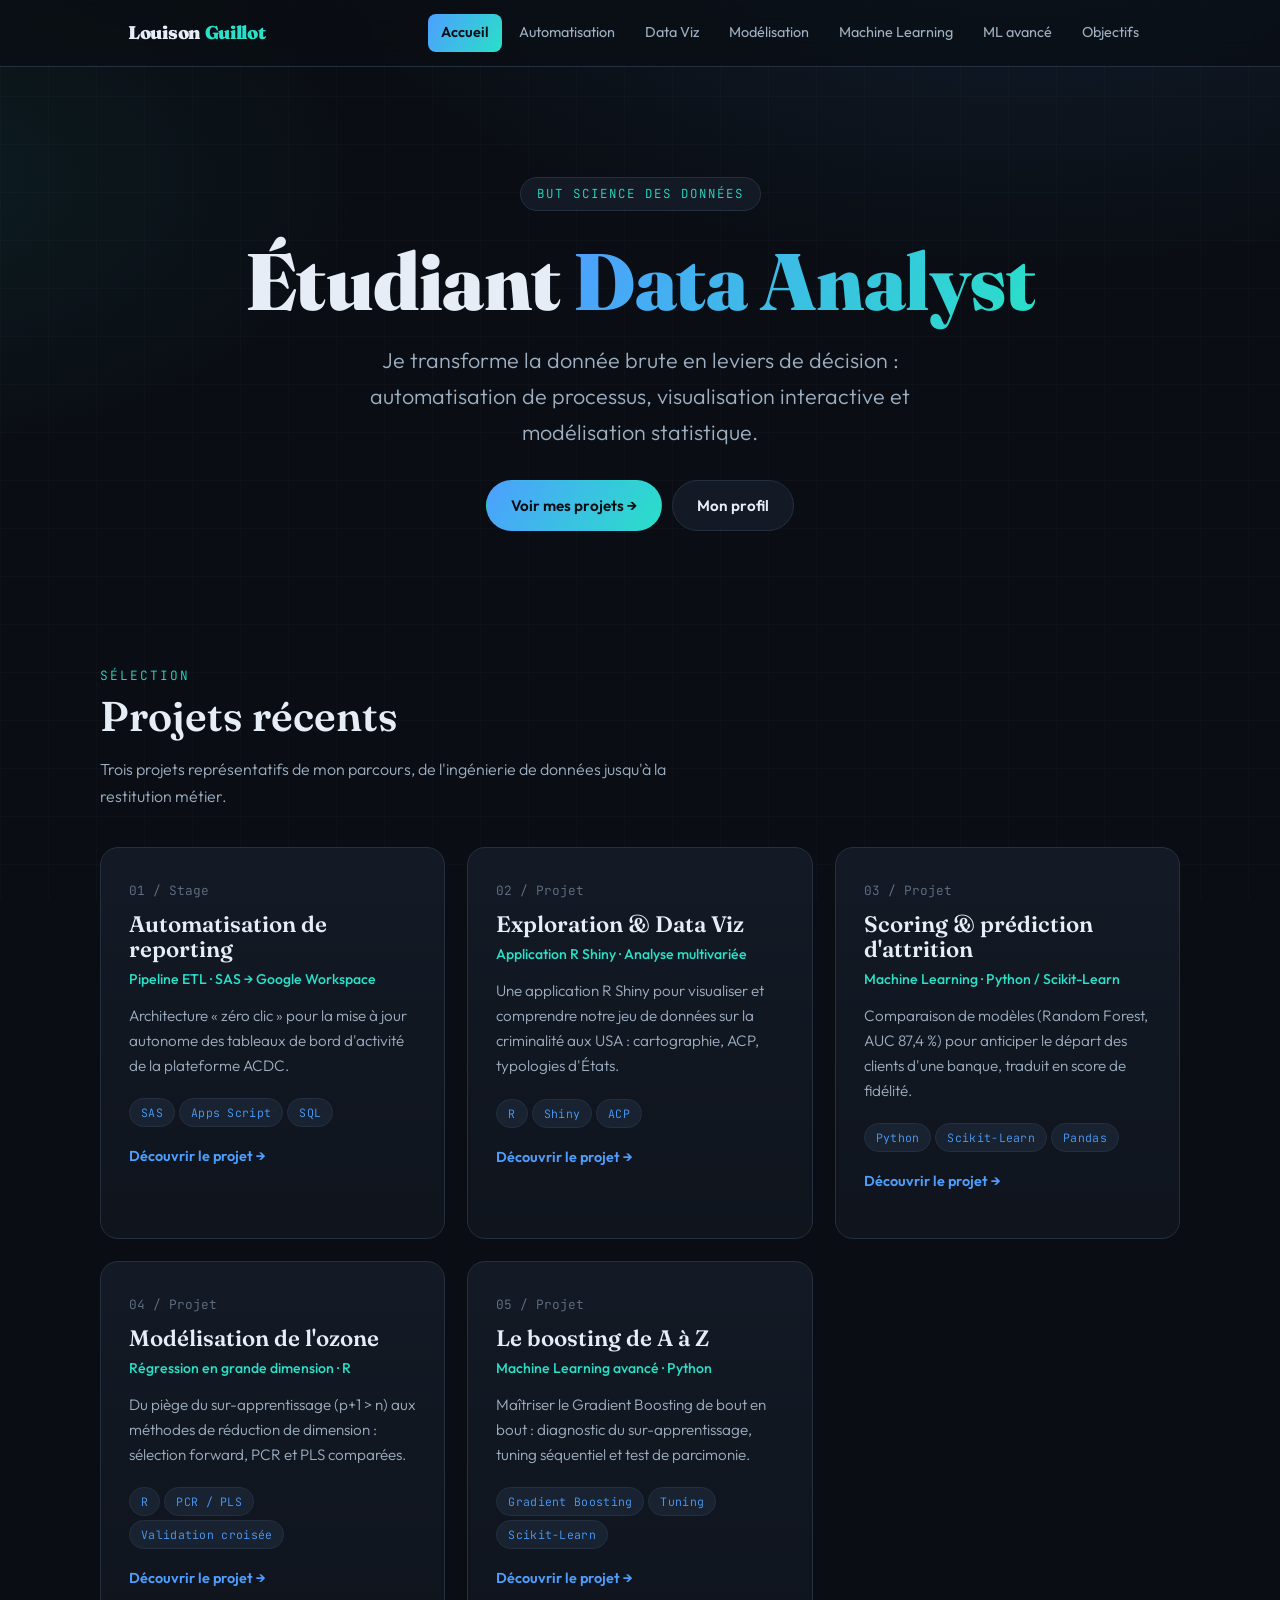
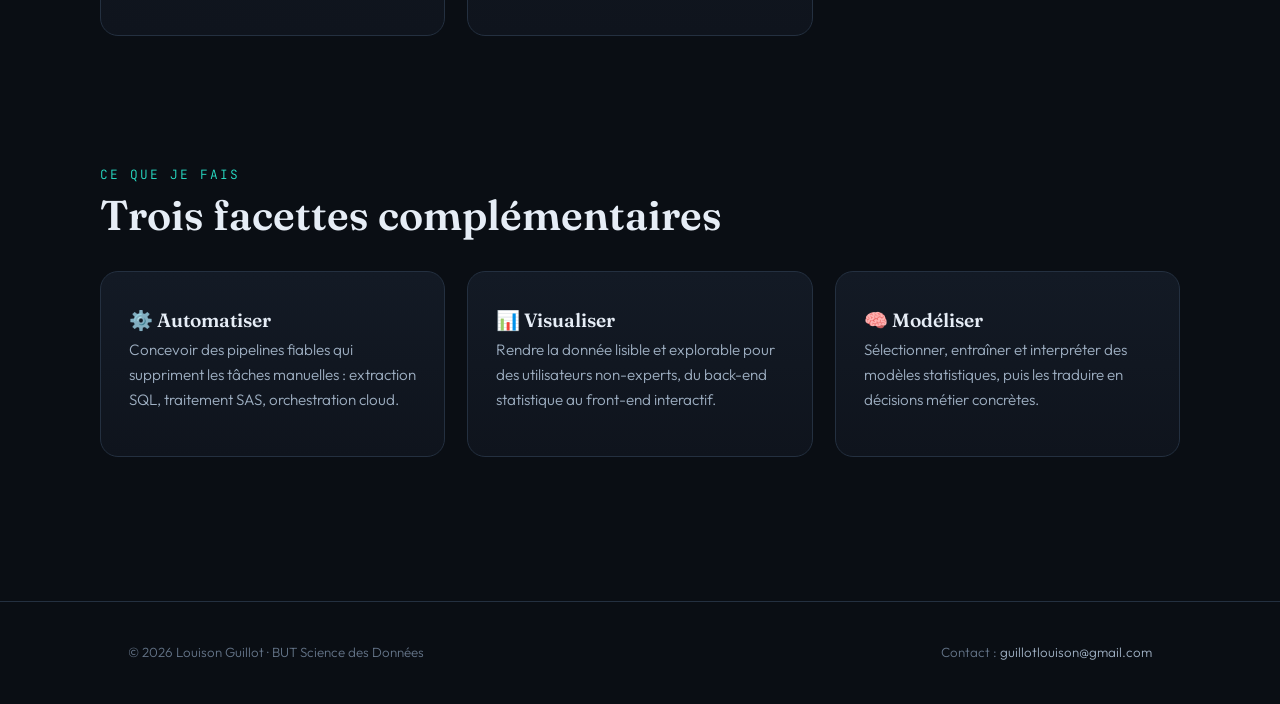
<file: index.html>
<!DOCTYPE html>
<html lang="fr">
<head>
  <meta charset="UTF-8">
  <meta name="viewport" content="width=device-width, initial-scale=1">
  <title>Louison Guillot · Data Analyst</title>
  <meta name="description" content="Portfolio de Louison Guillot — étudiant en BUT Science des Données. Automatisation, data visualisation et machine learning.">
  <link rel="stylesheet" href="style.css">
</head>
<body>

  <nav class="nav">
    <div class="nav-inner">
      <div class="brand">Louison <span>Guillot</span></div>
      <div class="nav-links">
        <a href="index.html" class="active">Accueil</a>
        <a href="stage-acdc.html">Automatisation</a>
        <a href="sae-acp.html">Data Viz</a>
        <a href="projet-ozone.html">Modélisation</a>
        <a href="projet-scoring.html">Machine Learning</a>
        <a href="projet-boosting.html">ML avancé</a>
        <a href="objectifs.html">Objectifs</a>
      </div>
    </div>
  </nav>

  <header class="hero wrap">
    <span class="eyebrow reveal">BUT Science des Données</span>
    <h1 class="reveal">Étudiant <span class="accent">Data&nbsp;Analyst</span></h1>
    <p class="lead reveal">
      Je transforme la donnée brute en leviers de décision : automatisation de processus,
      visualisation interactive et modélisation statistique.
    </p>
    <div class="hero-tags reveal">
      <a href="#projets" class="btn btn-primary">Voir mes projets →</a>
      <a href="objectifs.html" class="btn btn-ghost">Mon profil</a>
    </div>
  </header>

  <main>
    <section class="section wrap" id="projets">
      <div class="section-label reveal">Sélection</div>
      <h2 class="reveal">Projets récents</h2>
      <p class="section-sub reveal">
        Trois projets représentatifs de mon parcours, de l'ingénierie de données
        jusqu'à la restitution métier.
      </p>

      <div class="proj-grid">
        <a class="card reveal" href="stage-acdc.html">
          <span class="num">01 / Stage</span>
          <h3>Automatisation de reporting</h3>
          <div class="role">Pipeline ETL · SAS → Google Workspace</div>
          <p>Architecture « zéro clic » pour la mise à jour autonome des tableaux de bord d'activité de la plateforme ACDC.</p>
          <div>
            <span class="tag">SAS</span><span class="tag">Apps Script</span><span class="tag">SQL</span>
          </div>
          <p style="margin-top:16px"><span class="arrow">Découvrir le projet →</span></p>
        </a>

        <a class="card reveal" href="sae-acp.html">
          <span class="num">02 / Projet</span>
          <h3>Exploration & Data Viz</h3>
          <div class="role">Application R Shiny · Analyse multivariée</div>
          <p>Une application R Shiny pour visualiser et comprendre notre jeu de données sur la criminalité aux USA : cartographie, ACP, typologies d'États.</p>
          <div>
            <span class="tag">R</span><span class="tag">Shiny</span><span class="tag">ACP</span>
          </div>
          <p style="margin-top:16px"><span class="arrow">Découvrir le projet →</span></p>
        </a>

        <a class="card reveal" href="projet-scoring.html">
          <span class="num">03 / Projet</span>
          <h3>Scoring & prédiction d'attrition</h3>
          <div class="role">Machine Learning · Python / Scikit-Learn</div>
          <p>Comparaison de modèles (Random Forest, AUC 87,4 %) pour anticiper le départ des clients d'une banque, traduit en score de fidélité.</p>
          <div>
            <span class="tag">Python</span><span class="tag">Scikit-Learn</span><span class="tag">Pandas</span>
          </div>
          <p style="margin-top:16px"><span class="arrow">Découvrir le projet →</span></p>
        </a>

        <a class="card reveal" href="projet-ozone.html">
          <span class="num">04 / Projet</span>
          <h3>Modélisation de l'ozone</h3>
          <div class="role">Régression en grande dimension · R</div>
          <p>Du piège du sur-apprentissage (p+1 &gt; n) aux méthodes de réduction de dimension : sélection forward, PCR et PLS comparées.</p>
          <div>
            <span class="tag">R</span><span class="tag">PCR / PLS</span><span class="tag">Validation croisée</span>
          </div>
          <p style="margin-top:16px"><span class="arrow">Découvrir le projet →</span></p>
        </a>

        <a class="card reveal" href="projet-boosting.html">
          <span class="num">05 / Projet</span>
          <h3>Le boosting de A à Z</h3>
          <div class="role">Machine Learning avancé · Python</div>
          <p>Maîtriser le Gradient Boosting de bout en bout : diagnostic du sur-apprentissage, tuning séquentiel et test de parcimonie.</p>
          <div>
            <span class="tag">Gradient Boosting</span><span class="tag">Tuning</span><span class="tag">Scikit-Learn</span>
          </div>
          <p style="margin-top:16px"><span class="arrow">Découvrir le projet →</span></p>
        </a>
      </div>
    </section>

    <section class="section wrap">
      <div class="section-label reveal">Ce que je fais</div>
      <h2 class="reveal">Trois facettes complémentaires</h2>
      <div class="proj-grid" style="margin-top:32px">
        <div class="card reveal" style="cursor:default">
          <h3 style="font-size:1.2rem">⚙️ Automatiser</h3>
          <p>Concevoir des pipelines fiables qui suppriment les tâches manuelles : extraction SQL, traitement SAS, orchestration cloud.</p>
        </div>
        <div class="card reveal" style="cursor:default">
          <h3 style="font-size:1.2rem">📊 Visualiser</h3>
          <p>Rendre la donnée lisible et explorable pour des utilisateurs non-experts, du back-end statistique au front-end interactif.</p>
        </div>
        <div class="card reveal" style="cursor:default">
          <h3 style="font-size:1.2rem">🧠 Modéliser</h3>
          <p>Sélectionner, entraîner et interpréter des modèles statistiques, puis les traduire en décisions métier concrètes.</p>
        </div>
      </div>
    </section>
  </main>

  <footer class="footer">
    <div class="wrap footer-inner">
      <small>© 2026 Louison Guillot · BUT Science des Données</small>
      <small>Contact : <a href="mailto:guillotlouison@gmail.com">guillotlouison@gmail.com</a></small>
    </div>
  </footer>

  <script src="main.js"></script>
</body>
</html>
</file>
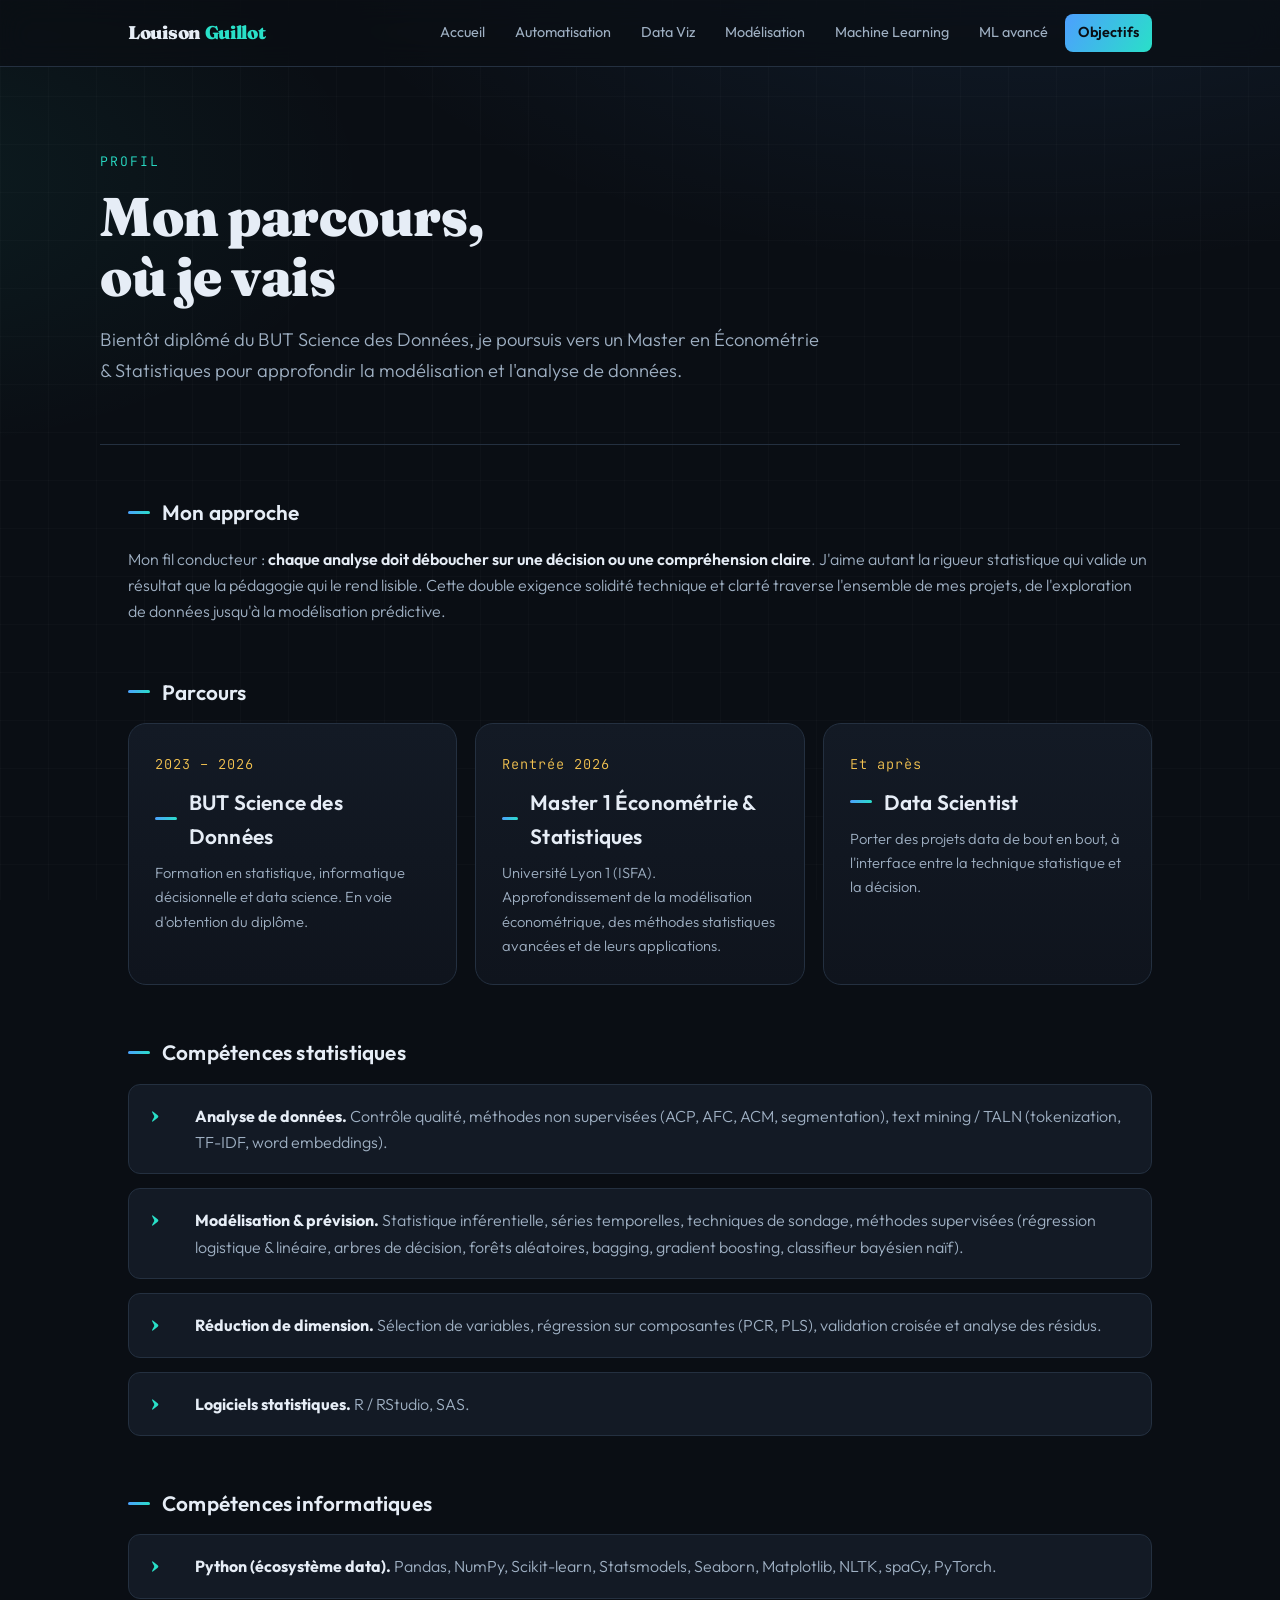
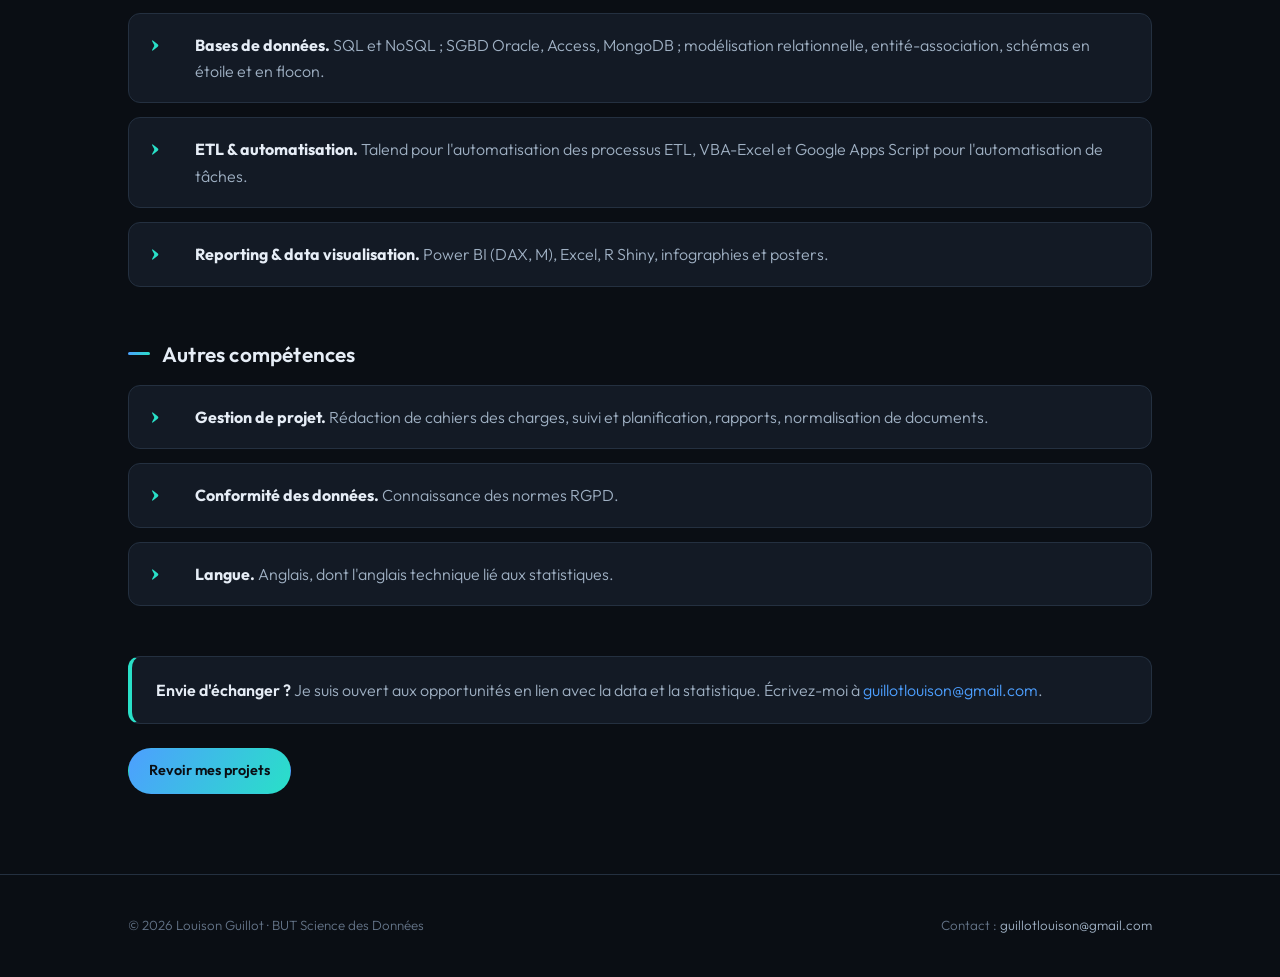
<file: objectifs.html>
<!DOCTYPE html>
<html lang="fr">
<head>
  <meta charset="UTF-8">
  <meta name="viewport" content="width=device-width, initial-scale=1">
  <title>Profil & Objectifs · Louison Guillot</title>
  <link rel="stylesheet" href="style.css">
</head>
<body>

  <nav class="nav">
    <div class="nav-inner">
      <div class="brand">Louison <span>Guillot</span></div>
      <div class="nav-links">
        <a href="index.html">Accueil</a>
        <a href="stage-acdc.html">Automatisation</a>
        <a href="sae-acp.html">Data Viz</a>
        <a href="projet-ozone.html">Modélisation</a>
        <a href="projet-scoring.html">Machine Learning</a>
        <a href="projet-boosting.html">ML avancé</a>
        <a href="objectifs.html" class="active">Objectifs</a>
      </div>
    </div>
  </nav>

  <header class="proj-hero wrap">
    <span class="kicker reveal">Profil</span>
    <h1 class="reveal">Mon parcours,<br>où je vais</h1>
    <p class="sub reveal">Bientôt diplômé du BUT Science des Données, je poursuis vers un Master en Économétrie &amp; Statistiques pour approfondir la modélisation et l'analyse de données.</p>
  </header>

  <main class="wrap">

    <section class="block reveal">
      <h4>Mon approche</h4>
      <p>
        Mon fil conducteur : <strong>chaque analyse doit déboucher sur une décision ou une compréhension claire</strong>.
        J'aime autant la rigueur statistique qui valide un résultat que la pédagogie qui le rend lisible.
        Cette double exigence solidité technique et clarté traverse l'ensemble de mes projets, de l'exploration
        de données jusqu'à la modélisation prédictive.
      </p>
    </section>

    <section class="block reveal">
      <h4>Parcours</h4>
      <div class="goals">
        <div class="goal">
          <span class="yr">2023 – 2026</span>
          <h4>BUT Science des Données</h4>
          <p>Formation en statistique, informatique décisionnelle et data science. En voie d'obtention du diplôme.</p>
        </div>
        <div class="goal">
          <span class="yr">Rentrée 2026</span>
          <h4>Master 1 Économétrie &amp; Statistiques</h4>
          <p>Université Lyon 1 (ISFA). Approfondissement de la modélisation économétrique, des méthodes statistiques avancées et de leurs applications.</p>
        </div>
        <div class="goal">
          <span class="yr">Et après</span>
          <h4>Data Scientist</h4>
          <p>Porter des projets data de bout en bout, à l'interface entre la technique statistique et la décision.</p>
        </div>
      </div>
    </section>

    <section class="block reveal">
      <h4>Compétences statistiques</h4>
      <div class="skill-rows">
        <div class="skill-row">
          <span class="ic">›</span>
          <div><b>Analyse de données.</b> Contrôle qualité, méthodes non supervisées (ACP, AFC, ACM, segmentation), text mining / TALN (tokenization, TF-IDF, word embeddings).</div>
        </div>
        <div class="skill-row">
          <span class="ic">›</span>
          <div><b>Modélisation &amp; prévision.</b> Statistique inférentielle, séries temporelles, techniques de sondage, méthodes supervisées (régression logistique &amp; linéaire, arbres de décision, forêts aléatoires, bagging, gradient boosting, classifieur bayésien naïf).</div>
        </div>
        <div class="skill-row">
          <span class="ic">›</span>
          <div><b>Réduction de dimension.</b> Sélection de variables, régression sur composantes (PCR, PLS), validation croisée et analyse des résidus.</div>
        </div>
        <div class="skill-row">
          <span class="ic">›</span>
          <div><b>Logiciels statistiques.</b> R / RStudio, SAS.</div>
        </div>
      </div>
    </section>

    <section class="block reveal">
      <h4>Compétences informatiques</h4>
      <div class="skill-rows">
        <div class="skill-row">
          <span class="ic">›</span>
          <div><b>Python (écosystème data).</b> Pandas, NumPy, Scikit-learn, Statsmodels, Seaborn, Matplotlib, NLTK, spaCy, PyTorch.</div>
        </div>
        <div class="skill-row">
          <span class="ic">›</span>
          <div><b>Bases de données.</b> SQL et NoSQL ; SGBD Oracle, Access, MongoDB ; modélisation relationnelle, entité-association, schémas en étoile et en flocon.</div>
        </div>
        <div class="skill-row">
          <span class="ic">›</span>
          <div><b>ETL &amp; automatisation.</b> Talend pour l'automatisation des processus ETL, VBA-Excel et Google Apps Script pour l'automatisation de tâches.</div>
        </div>
        <div class="skill-row">
          <span class="ic">›</span>
          <div><b>Reporting &amp; data visualisation.</b> Power BI (DAX, M), Excel, R Shiny, infographies et posters.</div>
        </div>
      </div>
    </section>

    <section class="block reveal">
      <h4>Autres compétences</h4>
      <div class="skill-rows">
        <div class="skill-row">
          <span class="ic">›</span>
          <div><b>Gestion de projet.</b> Rédaction de cahiers des charges, suivi et planification, rapports, normalisation de documents.</div>
        </div>
        <div class="skill-row">
          <span class="ic">›</span>
          <div><b>Conformité des données.</b> Connaissance des normes RGPD.</div>
        </div>
        <div class="skill-row">
          <span class="ic">›</span>
          <div><b>Langue.</b> Anglais, dont l'anglais technique lié aux statistiques.</div>
        </div>
      </div>
    </section>

    <section class="block reveal">
      <div class="callout">
        <p><strong>Envie d'échanger ?</strong> Je suis ouvert aux opportunités en lien avec la data et la statistique.
        Écrivez-moi à <a href="mailto:guillotlouison@gmail.com">guillotlouison@gmail.com</a>.</p>
      </div>
      <p style="margin-top:18px">
        <a href="index.html" class="btn btn-primary" style="font-size:.9rem;padding:10px 20px">Revoir mes projets</a>
      </p>
    </section>

  </main>

  <footer class="footer">
    <div class="wrap footer-inner">
      <small>© 2026 Louison Guillot · BUT Science des Données</small>
      <small>Contact : <a href="mailto:guillotlouison@gmail.com">guillotlouison@gmail.com</a></small>
    </div>
  </footer>

  <script src="main.js"></script>
</body>
</html>
</file>
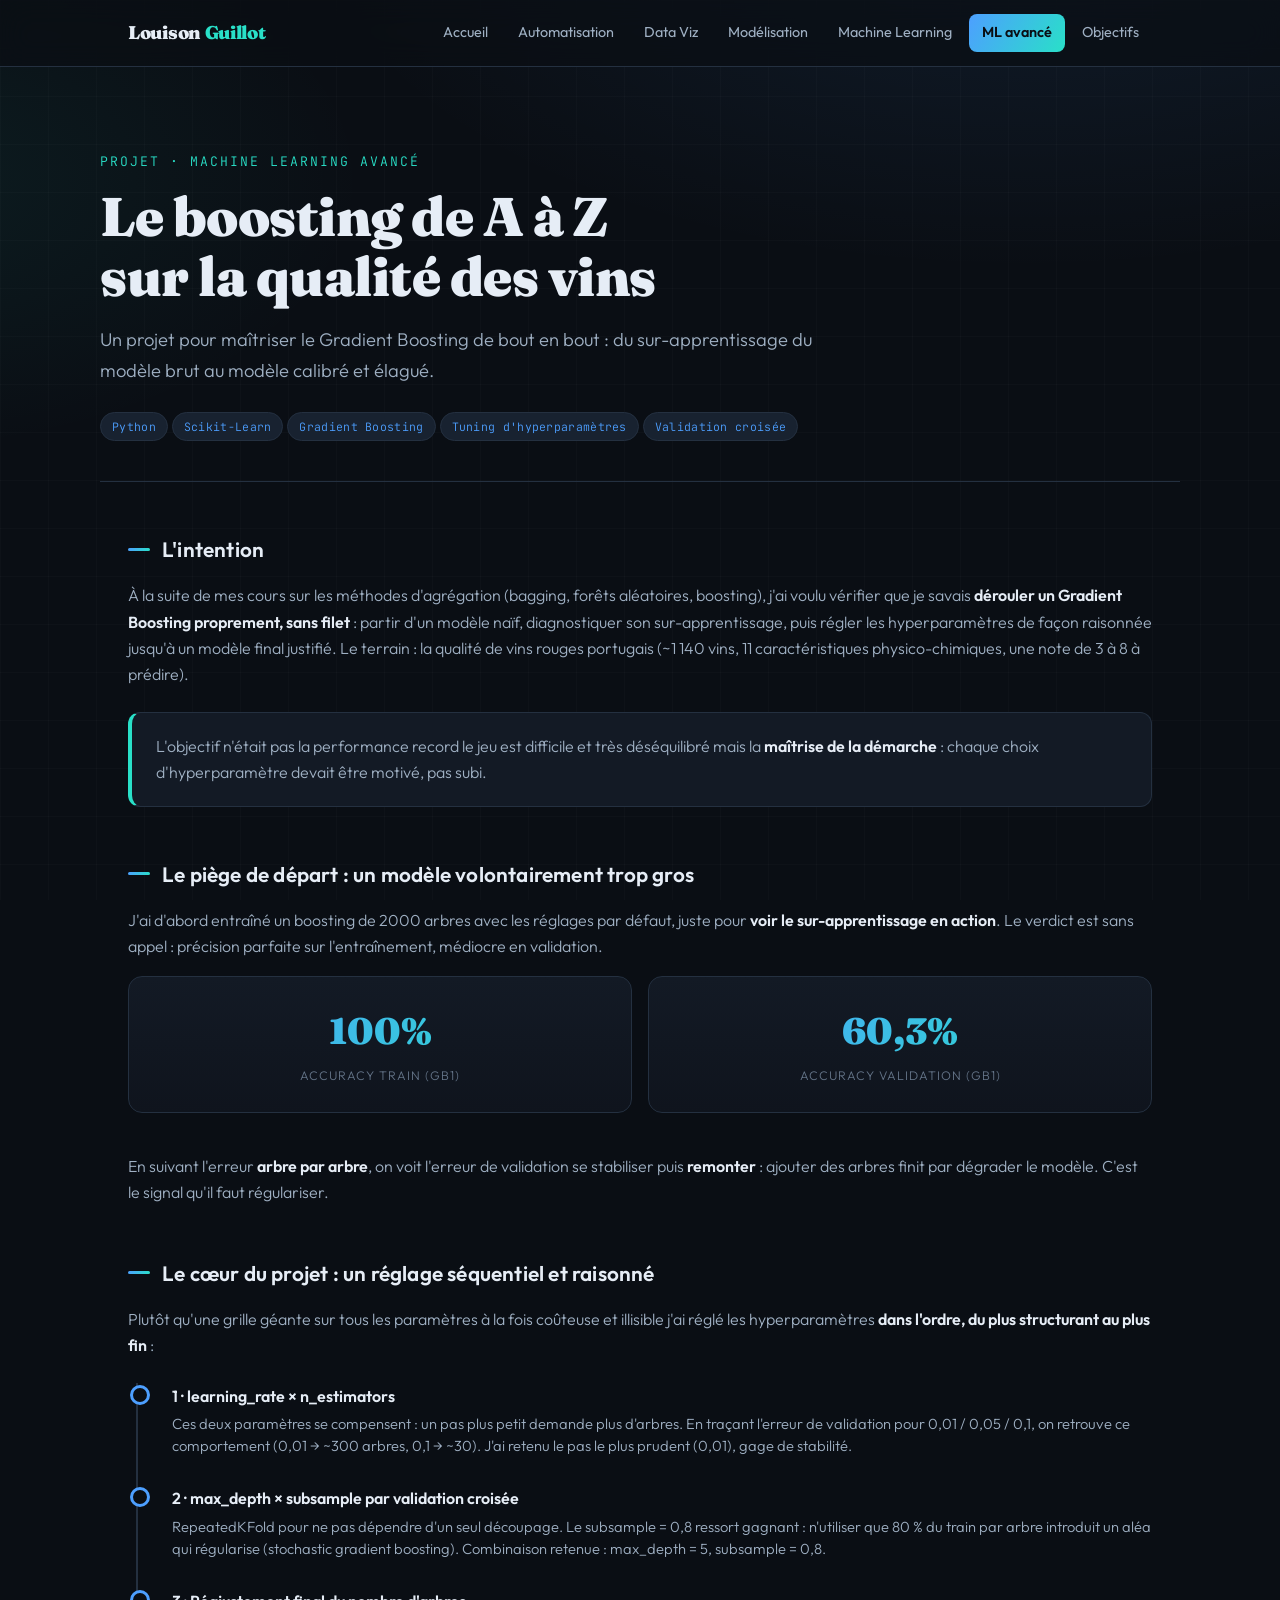
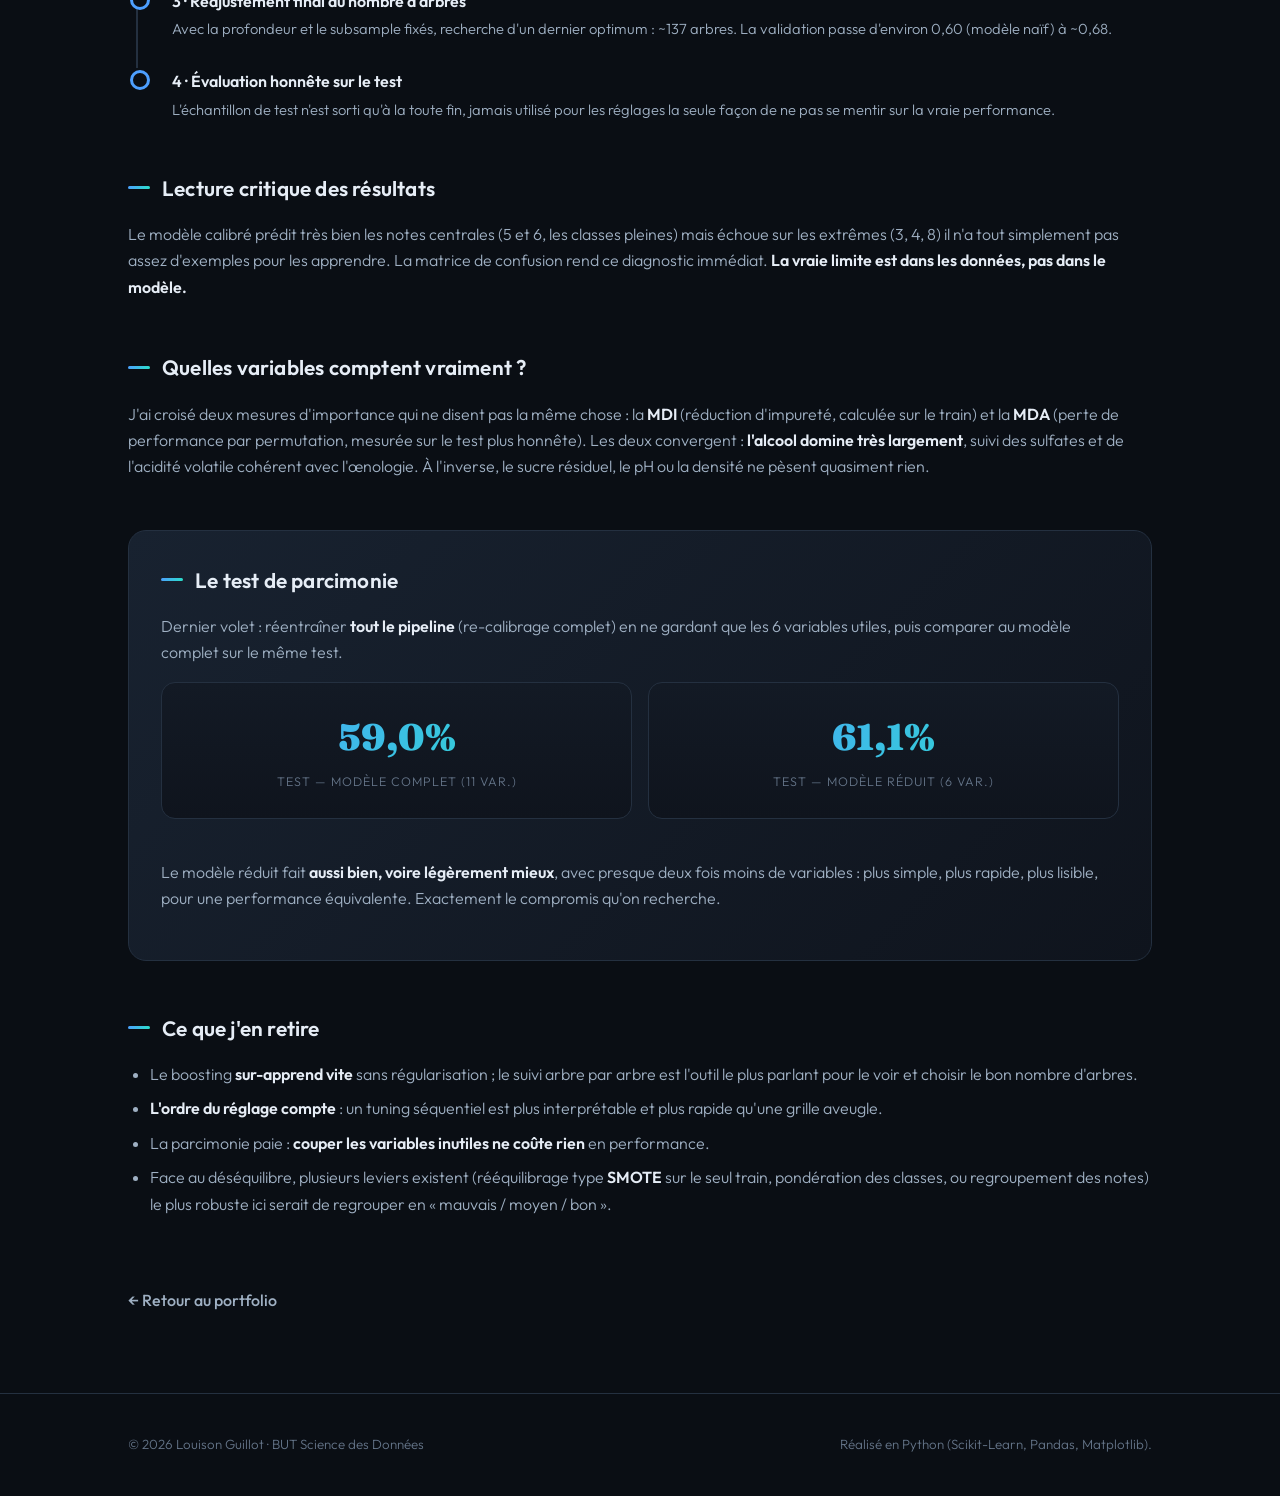
<file: projet-boosting.html>
<!DOCTYPE html>
<html lang="fr">
<head>
  <meta charset="UTF-8">
  <meta name="viewport" content="width=device-width, initial-scale=1">
  <title>Machine Learning avancé · Louison Guillot</title>
  <link rel="stylesheet" href="style.css">
</head>
<body>

  <nav class="nav">
    <div class="nav-inner">
      <div class="brand">Louison <span>Guillot</span></div>
      <div class="nav-links">
        <a href="index.html">Accueil</a>
        <a href="stage-acdc.html">Automatisation</a>
        <a href="sae-acp.html">Data Viz</a>
        <a href="projet-ozone.html">Modélisation</a>
        <a href="projet-scoring.html">Machine Learning</a>
        <a href="projet-boosting.html" class="active">ML avancé</a>
        <a href="objectifs.html">Objectifs</a>
      </div>
    </div>
  </nav>

  <header class="proj-hero wrap">
    <span class="kicker reveal">Projet · Machine Learning avancé</span>
    <h1 class="reveal">Le boosting de A à Z<br>sur la qualité des vins</h1>
    <p class="sub reveal">Un projet pour maîtriser le Gradient Boosting de bout en bout : du sur-apprentissage du modèle brut au modèle calibré et élagué.</p>
    <div class="tags reveal">
      <span class="tag">Python</span><span class="tag">Scikit-Learn</span><span class="tag">Gradient Boosting</span><span class="tag">Tuning d'hyperparamètres</span><span class="tag">Validation croisée</span>
    </div>
  </header>

  <main class="wrap">

    <section class="block reveal">
      <h4>L'intention</h4>
      <p>
        À la suite de mes cours sur les méthodes d'agrégation (bagging, forêts aléatoires, boosting), j'ai voulu
        vérifier que je savais <strong>dérouler un Gradient Boosting proprement, sans filet</strong> : partir d'un
        modèle naïf, diagnostiquer son sur-apprentissage, puis régler les hyperparamètres de façon raisonnée jusqu'à
        un modèle final justifié. Le terrain : la qualité de vins rouges portugais (~1 140 vins,
        11 caractéristiques physico-chimiques, une note de 3 à 8 à prédire).
      </p>
      <div class="callout">
        <p>L'objectif n'était pas la performance record le jeu est difficile et très déséquilibré mais la
        <strong>maîtrise de la démarche</strong> : chaque choix d'hyperparamètre devait être motivé, pas subi.</p>
      </div>
    </section>

    <section class="block reveal">
      <h4>Le piège de départ : un modèle volontairement trop gros</h4>
      <p>
        J'ai d'abord entraîné un boosting de 2000 arbres avec les réglages par défaut, juste pour <strong>voir le
        sur-apprentissage en action</strong>. Le verdict est sans appel : précision parfaite sur l'entraînement,
        médiocre en validation.
      </p>
      <div class="stats">
        <div class="stat"><span class="n">100%</span><span class="l">Accuracy train (gb1)</span></div>
        <div class="stat"><span class="n">60,3%</span><span class="l">Accuracy validation (gb1)</span></div>
      </div>
      <p>
        En suivant l'erreur <strong>arbre par arbre</strong>, on voit l'erreur de
        validation se stabiliser puis <strong>remonter</strong> : ajouter des arbres finit par dégrader le modèle.
        C'est le signal qu'il faut régulariser.
      </p>
    </section>

    <section class="block reveal">
      <h4>Le cœur du projet : un réglage séquentiel et raisonné</h4>
      <p>
        Plutôt qu'une grille géante sur tous les paramètres à la fois coûteuse et illisible j'ai réglé les
        hyperparamètres <strong>dans l'ordre, du plus structurant au plus fin</strong> :
      </p>
      <div class="steps" style="margin-top:24px">
        <div class="step">
          <span class="st">1 · learning_rate × n_estimators</span>
          <small>Ces deux paramètres se compensent : un pas plus petit demande plus d'arbres. En traçant l'erreur de validation pour 0,01 / 0,05 / 0,1, on retrouve ce comportement (0,01 → ~300 arbres, 0,1 → ~30). J'ai retenu le pas le plus prudent (0,01), gage de stabilité.</small>
        </div>
        <div class="step">
          <span class="st">2 · max_depth × subsample par validation croisée</span>
          <small>RepeatedKFold pour ne pas dépendre d'un seul découpage. Le subsample = 0,8 ressort gagnant : n'utiliser que 80 % du train par arbre introduit un aléa qui régularise (stochastic gradient boosting). Combinaison retenue : max_depth = 5, subsample = 0,8.</small>
        </div>
        <div class="step">
          <span class="st">3 · Réajustement final du nombre d'arbres</span>
          <small>Avec la profondeur et le subsample fixés, recherche d'un dernier optimum : ~137 arbres. La validation passe d'environ 0,60 (modèle naïf) à ~0,68.</small>
        </div>
        <div class="step">
          <span class="st">4 · Évaluation honnête sur le test</span>
          <small>L'échantillon de test n'est sorti qu'à la toute fin, jamais utilisé pour les réglages la seule façon de ne pas se mentir sur la vraie performance.</small>
        </div>
      </div>
    </section>

    <section class="block reveal">
      <h4>Lecture critique des résultats</h4>
      <p>
        Le modèle calibré prédit très bien les notes centrales (5 et 6, les classes pleines) mais échoue sur les
        extrêmes (3, 4, 8) il n'a tout simplement pas assez d'exemples pour les apprendre. La matrice de confusion
        rend ce diagnostic immédiat. <strong>La vraie limite est dans les données, pas dans le modèle.</strong>
      </p>
    </section>

    <section class="block reveal">
      <h4>Quelles variables comptent vraiment ?</h4>
      <p>
        J'ai croisé deux mesures d'importance qui ne disent pas la même chose : la <strong>MDI</strong> (réduction
        d'impureté, calculée sur le train) et la <strong>MDA</strong> (perte de performance par permutation, mesurée
        sur le test plus honnête). Les deux convergent : <strong>l'alcool domine très largement</strong>, suivi des
        sulfates et de l'acidité volatile cohérent avec l'œnologie. À l'inverse, le sucre résiduel, le pH ou la
        densité ne pèsent quasiment rien.
      </p>
    </section>

    <section class="block reveal">
      <div class="seg">
        <h4 style="color:var(--ink)">Le test de parcimonie</h4>
        <p>
          Dernier volet : réentraîner <strong>tout le pipeline</strong> (re-calibrage complet) en ne gardant que les
          6 variables utiles, puis comparer au modèle complet sur le même test.
        </p>
        <div class="stats" style="margin-top:8px">
          <div class="stat"><span class="n">59,0%</span><span class="l">Test — modèle complet (11 var.)</span></div>
          <div class="stat"><span class="n">61,1%</span><span class="l">Test — modèle réduit (6 var.)</span></div>
        </div>
        <p style="margin-top:14px">
          Le modèle réduit fait <strong>aussi bien, voire légèrement mieux</strong>, avec presque deux fois moins de
          variables : plus simple, plus rapide, plus lisible, pour une performance équivalente. Exactement le compromis
          qu'on recherche.
        </p>
      </div>
    </section>

    <section class="block reveal">
      <h4>Ce que j'en retire</h4>
      <ul>
        <li>Le boosting <strong>sur-apprend vite</strong> sans régularisation ; le suivi arbre par arbre est l'outil le plus parlant pour le voir et choisir le bon nombre d'arbres.</li>
        <li><strong>L'ordre du réglage compte</strong> : un tuning séquentiel est plus interprétable et plus rapide qu'une grille aveugle.</li>
        <li>La parcimonie paie : <strong>couper les variables inutiles ne coûte rien</strong> en performance.</li>
        <li>Face au déséquilibre, plusieurs leviers existent (rééquilibrage type <strong>SMOTE</strong> sur le seul train, pondération des classes, ou regroupement des notes) le plus robuste ici serait de regrouper en « mauvais / moyen / bon ».</li>
      </ul>
    </section>

    <a href="index.html" class="backlink reveal">← Retour au portfolio</a>
  </main>

  <footer class="footer">
    <div class="wrap footer-inner">
      <small>© 2026 Louison Guillot · BUT Science des Données</small>
      <small>Réalisé en Python (Scikit-Learn, Pandas, Matplotlib).</small>
    </div>
  </footer>

  <script src="main.js"></script>
</body>
</html>
</file>
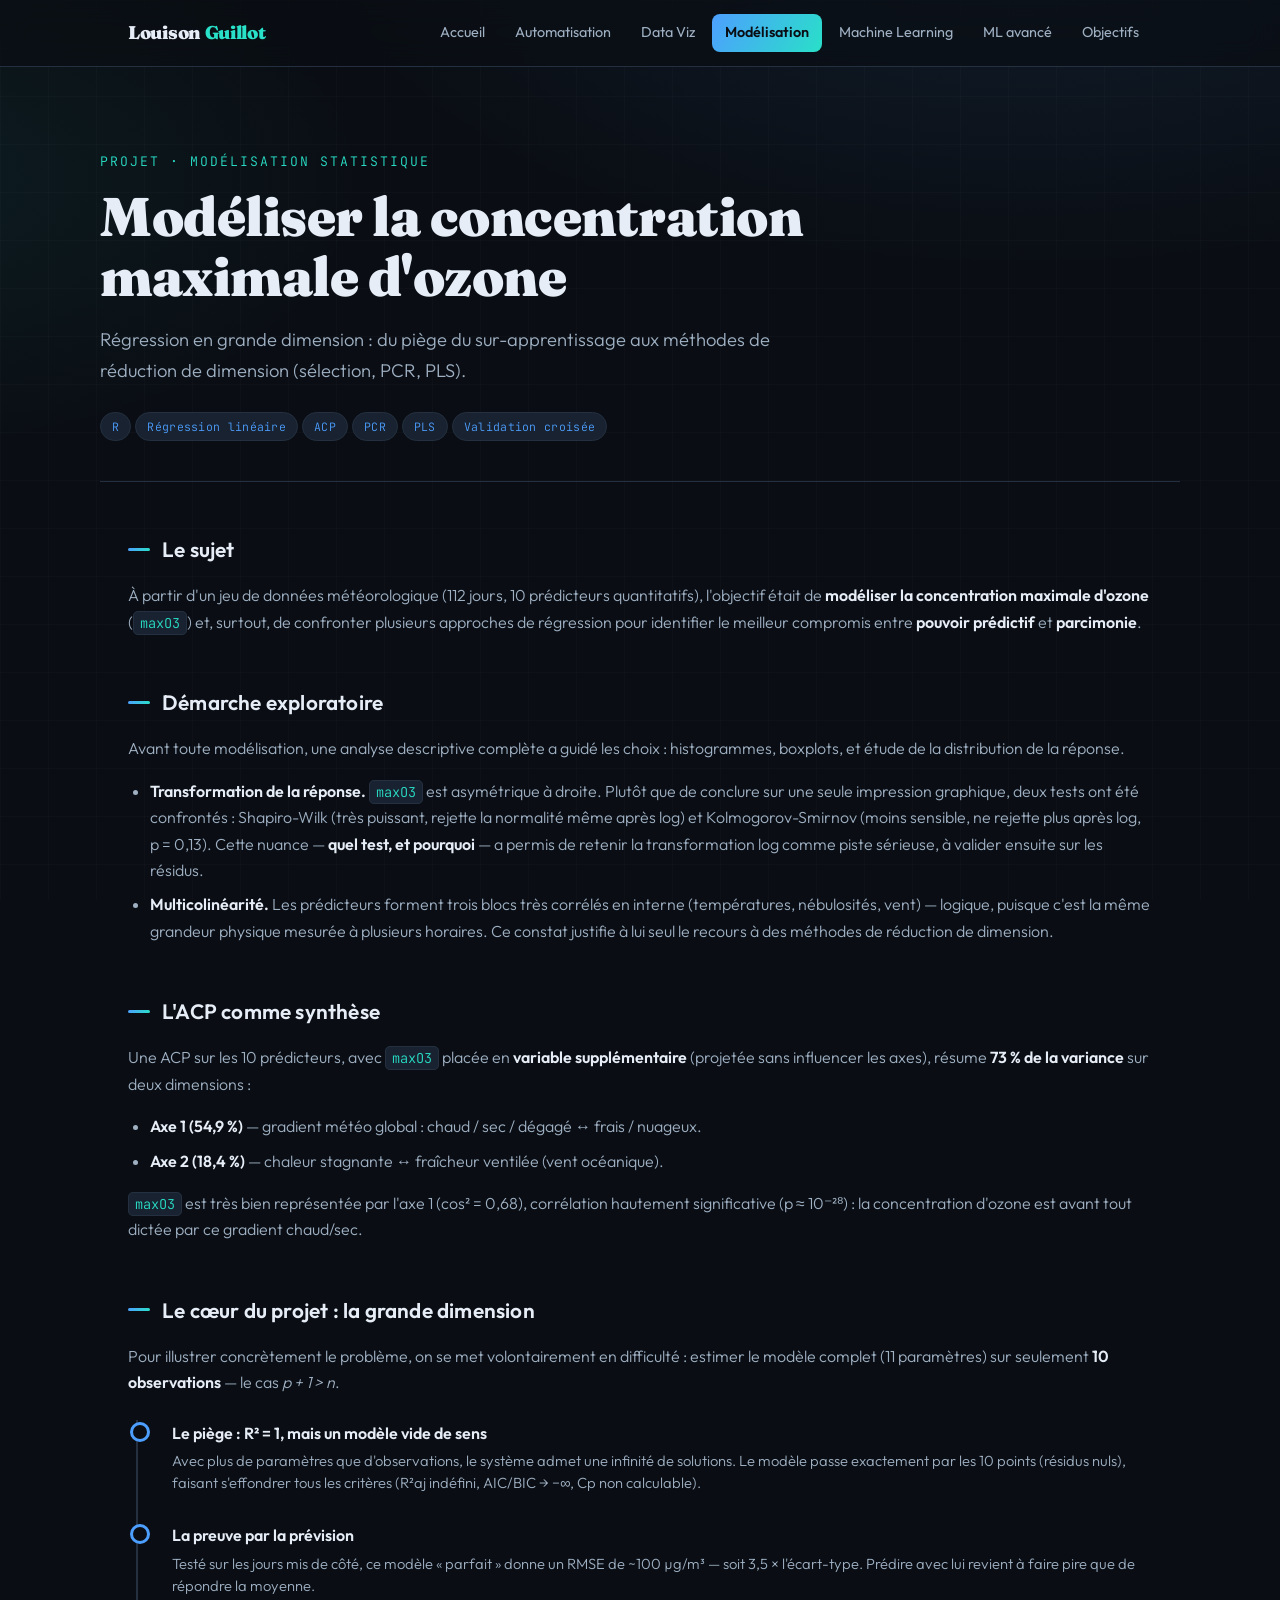
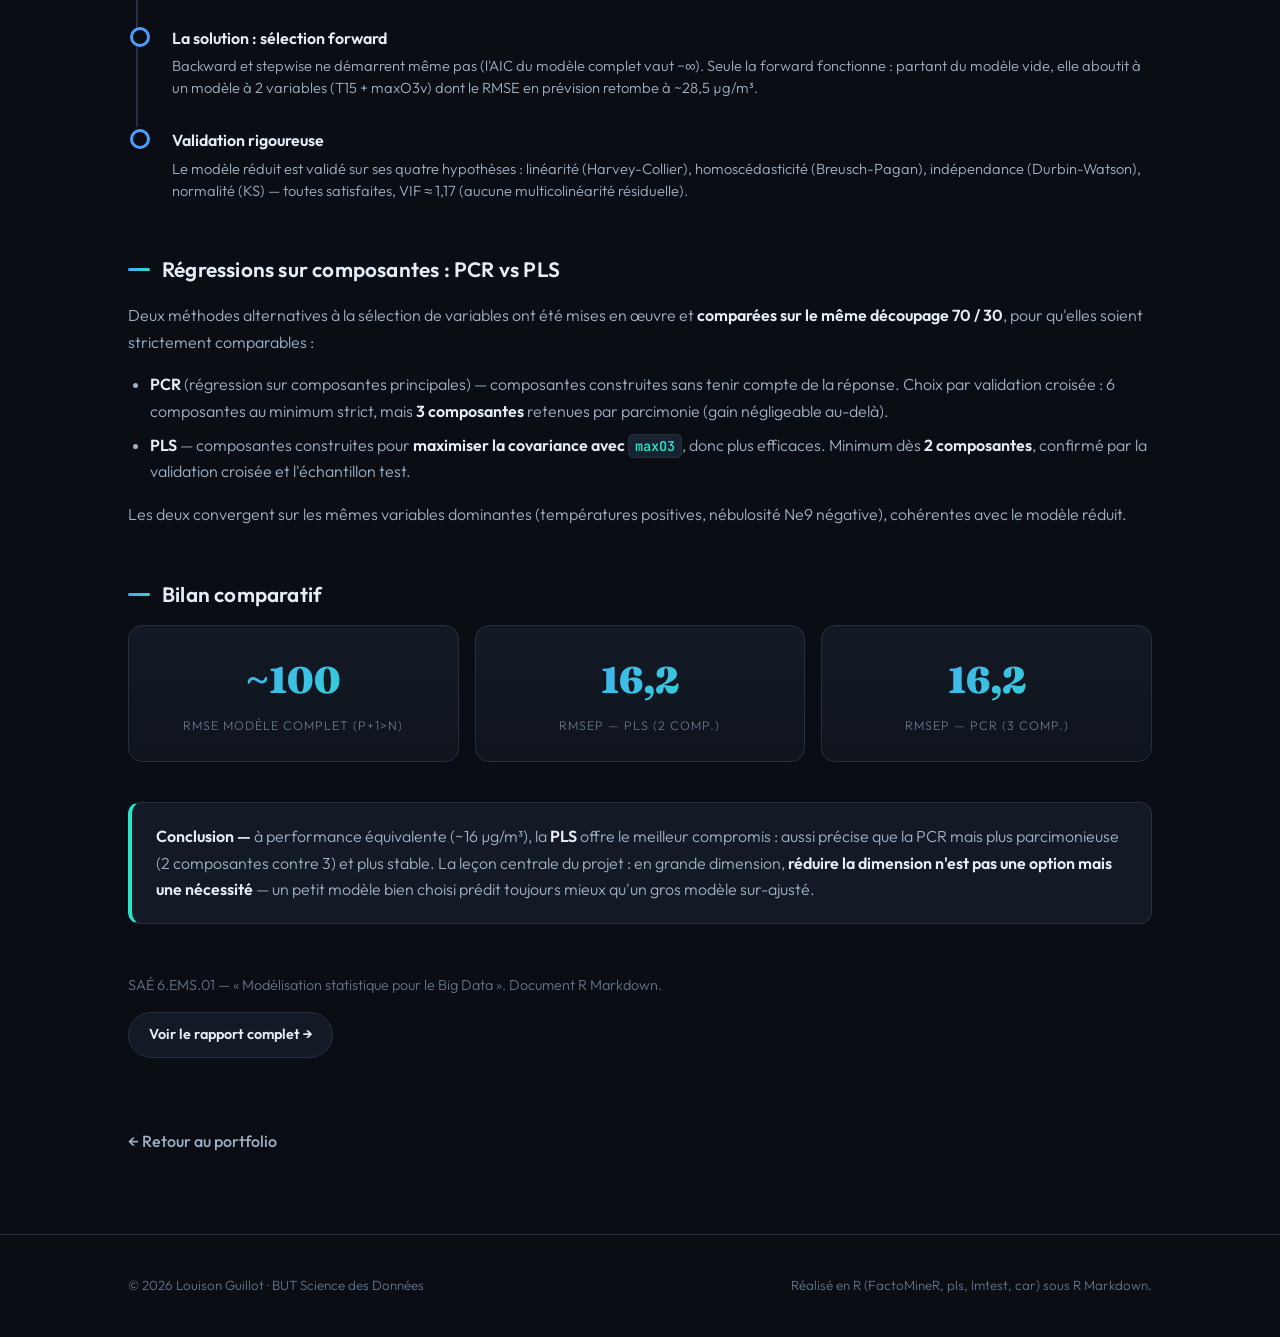
<file: projet-ozone.html>
<!DOCTYPE html>
<html lang="fr">
<head>
  <meta charset="UTF-8">
  <meta name="viewport" content="width=device-width, initial-scale=1">
  <title>Modélisation Ozone · Louison Guillot</title>
  <link rel="stylesheet" href="style.css">
</head>
<body>

  <nav class="nav">
    <div class="nav-inner">
      <div class="brand">Louison <span>Guillot</span></div>
      <div class="nav-links">
        <a href="index.html">Accueil</a>
        <a href="stage-acdc.html">Automatisation</a>
        <a href="sae-acp.html">Data Viz</a>
        <a href="projet-ozone.html" class="active">Modélisation</a>
        <a href="projet-scoring.html">Machine Learning</a>
        <a href="projet-boosting.html">ML avancé</a>
        <a href="objectifs.html">Objectifs</a>
      </div>
    </div>
  </nav>

  <header class="proj-hero wrap">
    <span class="kicker reveal">Projet · Modélisation statistique</span>
    <h1 class="reveal">Modéliser la concentration<br>maximale d'ozone</h1>
    <p class="sub reveal">Régression en grande dimension : du piège du sur-apprentissage aux méthodes de réduction de dimension (sélection, PCR, PLS).</p>
    <div class="tags reveal">
      <span class="tag">R</span><span class="tag">Régression linéaire</span><span class="tag">ACP</span><span class="tag">PCR</span><span class="tag">PLS</span><span class="tag">Validation croisée</span>
    </div>
  </header>

  <main class="wrap">

    <section class="block reveal">
      <h4>Le sujet</h4>
      <p>
        À partir d'un jeu de données météorologique (112 jours, 10 prédicteurs quantitatifs), l'objectif était de
        <strong>modéliser la concentration maximale d'ozone</strong> (<code>maxO3</code>) et, surtout, de confronter
        plusieurs approches de régression pour identifier le meilleur compromis entre <strong>pouvoir prédictif</strong>
        et <strong>parcimonie</strong>.
      </p>
    </section>

    <section class="block reveal">
      <h4>Démarche exploratoire</h4>
      <p>
        Avant toute modélisation, une analyse descriptive complète a guidé les choix : histogrammes, boxplots,
        et étude de la distribution de la réponse.
      </p>
      <ul>
        <li>
          <strong>Transformation de la réponse.</strong> <code>maxO3</code> est asymétrique à droite. Plutôt que de
          conclure sur une seule impression graphique, deux tests ont été confrontés : Shapiro-Wilk (très puissant, rejette
          la normalité même après log) et Kolmogorov-Smirnov (moins sensible, ne rejette plus après log, p = 0,13).
          Cette nuance — <strong>quel test, et pourquoi</strong> — a permis de retenir la transformation log comme piste sérieuse,
          à valider ensuite sur les résidus.
        </li>
        <li>
          <strong>Multicolinéarité.</strong> Les prédicteurs forment trois blocs très corrélés en interne (températures,
          nébulosités, vent) — logique, puisque c'est la même grandeur physique mesurée à plusieurs horaires. Ce constat
          justifie à lui seul le recours à des méthodes de réduction de dimension.
        </li>
      </ul>
    </section>

    <section class="block reveal">
      <h4>L'ACP comme synthèse</h4>
      <p>
        Une ACP sur les 10 prédicteurs, avec <code>maxO3</code> placée en <strong>variable supplémentaire</strong>
        (projetée sans influencer les axes), résume <strong>73 % de la variance</strong> sur deux dimensions :
      </p>
      <ul>
        <li><strong>Axe 1 (54,9 %)</strong> — gradient météo global : chaud / sec / dégagé ↔ frais / nuageux.</li>
        <li><strong>Axe 2 (18,4 %)</strong> — chaleur stagnante ↔ fraîcheur ventilée (vent océanique).</li>
      </ul>
      <p>
        <code>maxO3</code> est très bien représentée par l'axe 1 (cos² = 0,68), corrélation hautement significative
        (p ≈ 10⁻²⁸) : la concentration d'ozone est avant tout dictée par ce gradient chaud/sec.
      </p>
    </section>

    <section class="block reveal">
      <h4>Le cœur du projet : la grande dimension</h4>
      <p>
        Pour illustrer concrètement le problème, on se met volontairement en difficulté : estimer le modèle complet
        (11 paramètres) sur seulement <strong>10 observations</strong> — le cas <em>p + 1 &gt; n</em>.
      </p>
      <div class="steps" style="margin-top:24px">
        <div class="step">
          <span class="st">Le piège : R² = 1, mais un modèle vide de sens</span>
          <small>Avec plus de paramètres que d'observations, le système admet une infinité de solutions. Le modèle passe exactement par les 10 points (résidus nuls), faisant s'effondrer tous les critères (R²aj indéfini, AIC/BIC → −∞, Cp non calculable).</small>
        </div>
        <div class="step">
          <span class="st">La preuve par la prévision</span>
          <small>Testé sur les jours mis de côté, ce modèle « parfait » donne un RMSE de ~100 µg/m³ — soit 3,5 × l'écart-type. Prédire avec lui revient à faire pire que de répondre la moyenne.</small>
        </div>
        <div class="step">
          <span class="st">La solution : sélection forward</span>
          <small>Backward et stepwise ne démarrent même pas (l'AIC du modèle complet vaut −∞). Seule la forward fonctionne : partant du modèle vide, elle aboutit à un modèle à 2 variables (T15 + maxO3v) dont le RMSE en prévision retombe à ~28,5 µg/m³.</small>
        </div>
        <div class="step">
          <span class="st">Validation rigoureuse</span>
          <small>Le modèle réduit est validé sur ses quatre hypothèses : linéarité (Harvey-Collier), homoscédasticité (Breusch-Pagan), indépendance (Durbin-Watson), normalité (KS) — toutes satisfaites, VIF ≈ 1,17 (aucune multicolinéarité résiduelle).</small>
        </div>
      </div>
    </section>

    <section class="block reveal">
      <h4>Régressions sur composantes : PCR vs PLS</h4>
      <p>
        Deux méthodes alternatives à la sélection de variables ont été mises en œuvre et <strong>comparées sur le même
        découpage 70 / 30</strong>, pour qu'elles soient strictement comparables :
      </p>
      <ul>
        <li><strong>PCR</strong> (régression sur composantes principales) — composantes construites sans tenir compte de la réponse. Choix par validation croisée : 6 composantes au minimum strict, mais <strong>3 composantes</strong> retenues par parcimonie (gain négligeable au-delà).</li>
        <li><strong>PLS</strong> — composantes construites pour <strong>maximiser la covariance avec <code>maxO3</code></strong>, donc plus efficaces. Minimum dès <strong>2 composantes</strong>, confirmé par la validation croisée et l'échantillon test.</li>
      </ul>
      <p>Les deux convergent sur les mêmes variables dominantes (températures positives, nébulosité Ne9 négative), cohérentes avec le modèle réduit.</p>
    </section>

    <section class="block reveal">
      <h4>Bilan comparatif</h4>
      <div class="stats">
        <div class="stat"><span class="n">~100</span><span class="l">RMSE modèle complet (p+1&gt;n)</span></div>
        <div class="stat"><span class="n">16,2</span><span class="l">RMSEP — PLS (2 comp.)</span></div>
        <div class="stat"><span class="n">16,2</span><span class="l">RMSEP — PCR (3 comp.)</span></div>
      </div>
      <div class="callout">
        <p><strong>Conclusion —</strong> à performance équivalente (~16 µg/m³), la <strong>PLS</strong> offre le meilleur
        compromis : aussi précise que la PCR mais plus parcimonieuse (2 composantes contre 3) et plus stable. La leçon centrale
        du projet : en grande dimension, <strong>réduire la dimension n'est pas une option mais une nécessité</strong> — un petit
        modèle bien choisi prédit toujours mieux qu'un gros modèle sur-ajusté.</p>
      </div>
    </section>

    <section class="block reveal">
      <p style="color:var(--ink-dim);font-size:.9rem">
        SAÉ 6.EMS.01 — « Modélisation statistique pour le Big Data ». Document R Markdown.
      </p>
      <p style="margin-top:8px">
        <a href="Ozone_projet.html" target="_blank" class="btn btn-ghost" style="font-size:.9rem;padding:10px 20px">Voir le rapport complet →</a>
      </p>
    </section>

    <a href="index.html" class="backlink reveal">← Retour au portfolio</a>
  </main>

  <footer class="footer">
    <div class="wrap footer-inner">
      <small>© 2026 Louison Guillot · BUT Science des Données</small>
      <small>Réalisé en R (FactoMineR, pls, lmtest, car) sous R Markdown.</small>
    </div>
  </footer>

  <script src="main.js"></script>
</body>
</html>
</file>
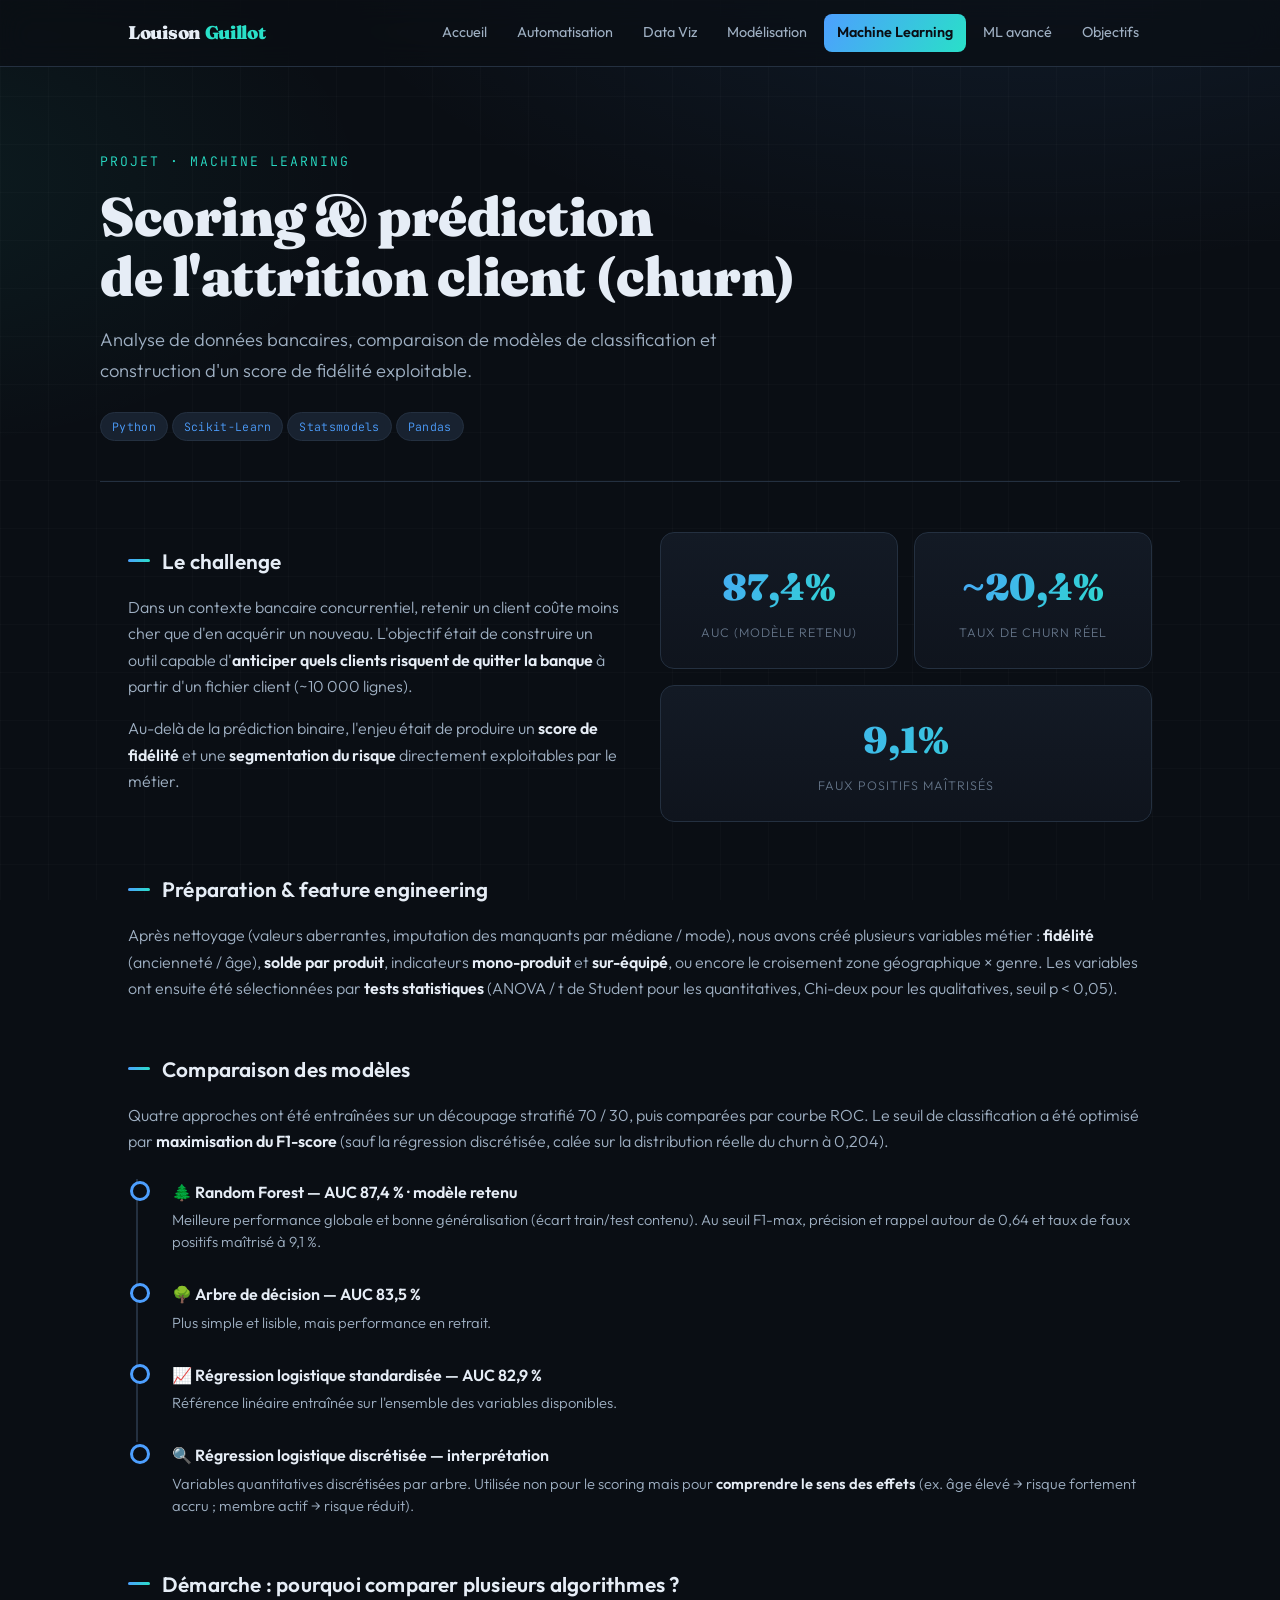
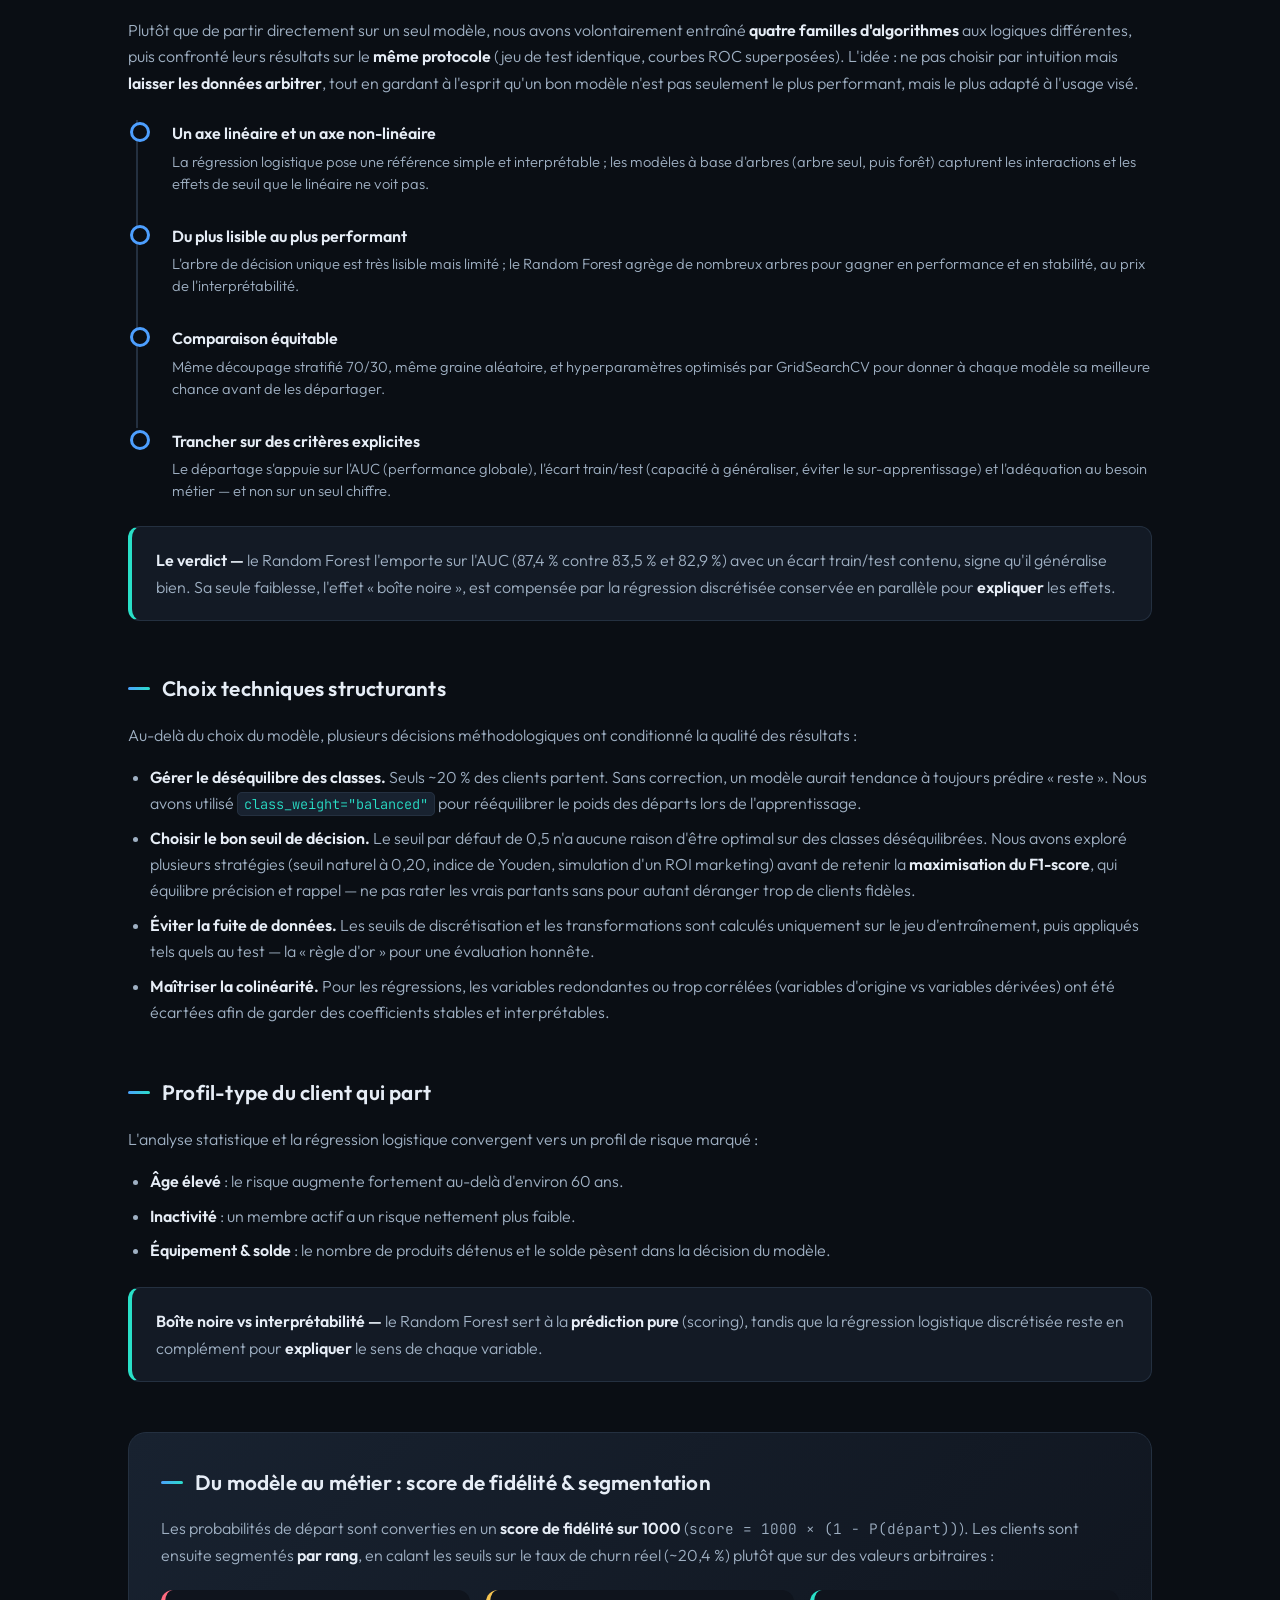
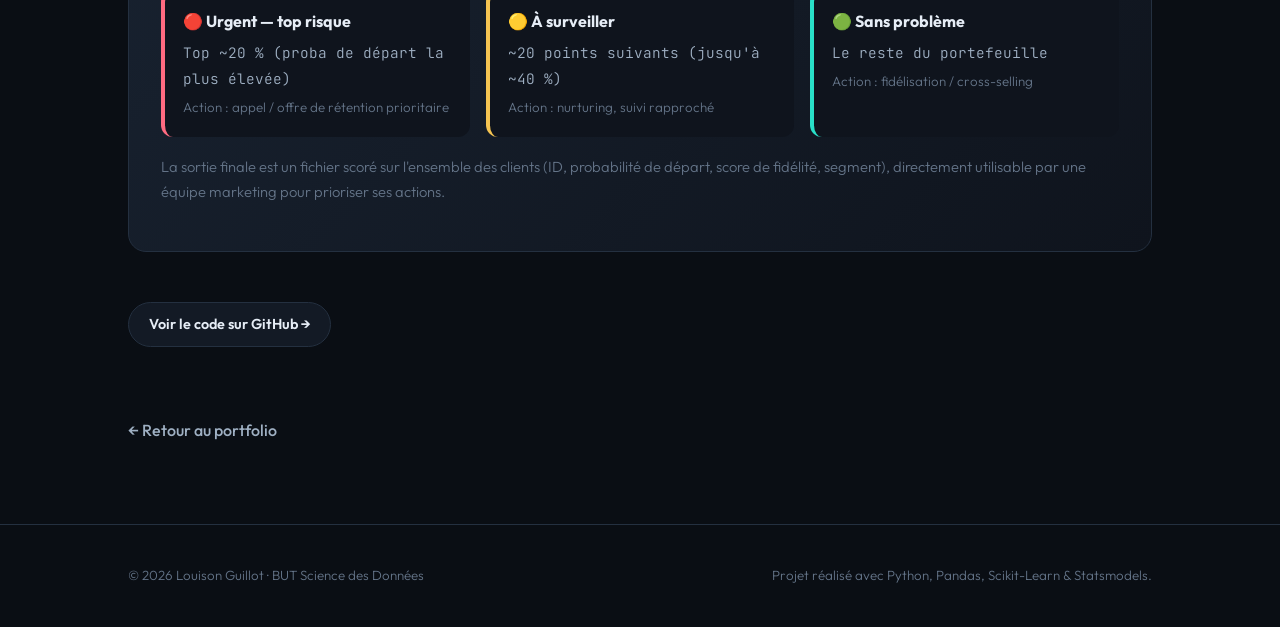
<file: projet-scoring.html>
<!DOCTYPE html>
<html lang="fr">
<head>
  <meta charset="UTF-8">
  <meta name="viewport" content="width=device-width, initial-scale=1">
  <title>Scoring Bancaire · Louison Guillot</title>
  <link rel="stylesheet" href="style.css">
</head>
<body>

  <nav class="nav">
    <div class="nav-inner">
      <div class="brand">Louison <span>Guillot</span></div>
      <div class="nav-links">
        <a href="index.html">Accueil</a>
        <a href="stage-acdc.html">Automatisation</a>
        <a href="sae-acp.html">Data Viz</a>
        <a href="projet-ozone.html">Modélisation</a>
        <a href="projet-scoring.html" class="active">Machine Learning</a>
        <a href="projet-boosting.html">ML avancé</a>
        <a href="objectifs.html">Objectifs</a>
      </div>
    </div>
  </nav>

  <header class="proj-hero wrap">
    <span class="kicker reveal">Projet · Machine Learning</span>
    <h1 class="reveal">Scoring & prédiction<br>de l'attrition client (churn)</h1>
    <p class="sub reveal">Analyse de données bancaires, comparaison de modèles de classification et construction d'un score de fidélité exploitable.</p>
    <div class="tags reveal">
      <span class="tag">Python</span><span class="tag">Scikit-Learn</span><span class="tag">Statsmodels</span><span class="tag">Pandas</span>
    </div>
  </header>

  <main class="wrap">

    <section class="block reveal">
      <div class="two-col">
        <div>
          <h4>Le challenge</h4>
          <p>
            Dans un contexte bancaire concurrentiel, retenir un client coûte moins cher que d'en acquérir un nouveau.
            L'objectif était de construire un outil capable d'<strong>anticiper quels clients risquent de quitter la banque</strong>
            à partir d'un fichier client (~10 000 lignes).
          </p>
          <p style="margin-top:14px">
            Au-delà de la prédiction binaire, l'enjeu était de produire un <strong>score de fidélité</strong> et une
            <strong>segmentation du risque</strong> directement exploitables par le métier.
          </p>
        </div>
        <div>
          <div class="stats" style="margin:0">
            <div class="stat"><span class="n">87,4%</span><span class="l">AUC (modèle retenu)</span></div>
            <div class="stat"><span class="n">~20,4%</span><span class="l">Taux de churn réel</span></div>
          </div>
          <div class="stat" style="margin-top:16px"><span class="n">9,1%</span><span class="l">Faux positifs maîtrisés</span></div>
        </div>
      </div>
    </section>

    <section class="block reveal">
      <h4>Préparation & feature engineering</h4>
      <p>
        Après nettoyage (valeurs aberrantes, imputation des manquants par médiane / mode), nous avons créé plusieurs
        variables métier : <strong>fidélité</strong> (ancienneté / âge), <strong>solde par produit</strong>, indicateurs
        <strong>mono-produit</strong> et <strong>sur-équipé</strong>, ou encore le croisement zone géographique × genre.
        Les variables ont ensuite été sélectionnées par <strong>tests statistiques</strong> (ANOVA / t de Student pour
        les quantitatives, Chi-deux pour les qualitatives, seuil p &lt; 0,05).
      </p>
    </section>

    <section class="block reveal">
      <h4>Comparaison des modèles</h4>
      <p>
        Quatre approches ont été entraînées sur un découpage stratifié 70 / 30, puis comparées par courbe ROC. Le seuil
        de classification a été optimisé par <strong>maximisation du F1-score</strong> (sauf la régression discrétisée, calée
        sur la distribution réelle du churn à 0,204).
      </p>
      <div class="steps" style="margin-top:24px">
        <div class="step">
          <span class="st">🌲 Random Forest — AUC 87,4 % · modèle retenu</span>
          <small>Meilleure performance globale et bonne généralisation (écart train/test contenu). Au seuil F1-max, précision et rappel autour de 0,64 et taux de faux positifs maîtrisé à 9,1 %.</small>
        </div>
        <div class="step">
          <span class="st">🌳 Arbre de décision — AUC 83,5 %</span>
          <small>Plus simple et lisible, mais performance en retrait.</small>
        </div>
        <div class="step">
          <span class="st">📈 Régression logistique standardisée — AUC 82,9 %</span>
          <small>Référence linéaire entraînée sur l'ensemble des variables disponibles.</small>
        </div>
        <div class="step">
          <span class="st">🔍 Régression logistique discrétisée — interprétation</span>
          <small>Variables quantitatives discrétisées par arbre. Utilisée non pour le scoring mais pour <strong>comprendre le sens des effets</strong> (ex. âge élevé → risque fortement accru ; membre actif → risque réduit).</small>
        </div>
      </div>
    </section>

    <section class="block reveal">
      <h4>Démarche : pourquoi comparer plusieurs algorithmes ?</h4>
      <p>
        Plutôt que de partir directement sur un seul modèle, nous avons volontairement entraîné
        <strong>quatre familles d'algorithmes</strong> aux logiques différentes, puis confronté leurs résultats
        sur le <strong>même protocole</strong> (jeu de test identique, courbes ROC superposées). L'idée :
        ne pas choisir par intuition mais <strong>laisser les données arbitrer</strong>, tout en gardant à l'esprit
        qu'un bon modèle n'est pas seulement le plus performant, mais le plus adapté à l'usage visé.
      </p>
      <div class="steps" style="margin-top:24px">
        <div class="step">
          <span class="st">Un axe linéaire et un axe non-linéaire</span>
          <small>La régression logistique pose une référence simple et interprétable ; les modèles à base d'arbres (arbre seul, puis forêt) capturent les interactions et les effets de seuil que le linéaire ne voit pas.</small>
        </div>
        <div class="step">
          <span class="st">Du plus lisible au plus performant</span>
          <small>L'arbre de décision unique est très lisible mais limité ; le Random Forest agrège de nombreux arbres pour gagner en performance et en stabilité, au prix de l'interprétabilité.</small>
        </div>
        <div class="step">
          <span class="st">Comparaison équitable</span>
          <small>Même découpage stratifié 70/30, même graine aléatoire, et hyperparamètres optimisés par GridSearchCV pour donner à chaque modèle sa meilleure chance avant de les départager.</small>
        </div>
        <div class="step">
          <span class="st">Trancher sur des critères explicites</span>
          <small>Le départage s'appuie sur l'AUC (performance globale), l'écart train/test (capacité à généraliser, éviter le sur-apprentissage) et l'adéquation au besoin métier — et non sur un seul chiffre.</small>
        </div>
      </div>
      <div class="callout">
        <p><strong>Le verdict —</strong> le Random Forest l'emporte sur l'AUC (87,4 % contre 83,5 % et 82,9 %)
        avec un écart train/test contenu, signe qu'il généralise bien. Sa seule faiblesse, l'effet « boîte noire »,
        est compensée par la régression discrétisée conservée en parallèle pour <strong>expliquer</strong> les effets.</p>
      </div>
    </section>

    <section class="block reveal">
      <h4>Choix techniques structurants</h4>
      <p>Au-delà du choix du modèle, plusieurs décisions méthodologiques ont conditionné la qualité des résultats :</p>
      <ul>
        <li>
          <strong>Gérer le déséquilibre des classes.</strong> Seuls ~20 % des clients partent. Sans correction,
          un modèle aurait tendance à toujours prédire « reste ». Nous avons utilisé <code>class_weight="balanced"</code>
          pour rééquilibrer le poids des départs lors de l'apprentissage.
        </li>
        <li>
          <strong>Choisir le bon seuil de décision.</strong> Le seuil par défaut de 0,5 n'a aucune raison d'être optimal
          sur des classes déséquilibrées. Nous avons exploré plusieurs stratégies (seuil naturel à 0,20, indice de Youden,
          simulation d'un ROI marketing) avant de retenir la <strong>maximisation du F1-score</strong>, qui équilibre
          précision et rappel — ne pas rater les vrais partants sans pour autant déranger trop de clients fidèles.
        </li>
        <li>
          <strong>Éviter la fuite de données.</strong> Les seuils de discrétisation et les transformations sont calculés
          uniquement sur le jeu d'entraînement, puis appliqués tels quels au test — la « règle d'or » pour une évaluation honnête.
        </li>
        <li>
          <strong>Maîtriser la colinéarité.</strong> Pour les régressions, les variables redondantes ou trop corrélées
          (variables d'origine vs variables dérivées) ont été écartées afin de garder des coefficients stables et interprétables.
        </li>
      </ul>
    </section>

    <section class="block reveal">
      <h4>Profil-type du client qui part</h4>
      <p>
        L'analyse statistique et la régression logistique convergent vers un profil de risque marqué :
      </p>
      <ul>
        <li><strong>Âge élevé</strong> : le risque augmente fortement au-delà d'environ 60 ans.</li>
        <li><strong>Inactivité</strong> : un membre actif a un risque nettement plus faible.</li>
        <li><strong>Équipement & solde</strong> : le nombre de produits détenus et le solde pèsent dans la décision du modèle.</li>
      </ul>
      <div class="callout">
        <p><strong>Boîte noire vs interprétabilité —</strong> le Random Forest sert à la <strong>prédiction pure</strong> (scoring),
        tandis que la régression logistique discrétisée reste en complément pour <strong>expliquer</strong> le sens de chaque variable.</p>
      </div>
    </section>

    <section class="block reveal">
      <div class="seg">
        <h4 style="color:var(--ink)">Du modèle au métier : score de fidélité & segmentation</h4>
        <p>
          Les probabilités de départ sont converties en un <strong>score de fidélité sur 1000</strong>
          (<span style="font-family:'JetBrains Mono',monospace;font-size:.9em">score = 1000 × (1 − P(départ))</span>).
          Les clients sont ensuite segmentés <strong>par rang</strong>, en calant les seuils sur le taux de churn réel
          (~20,4 %) plutôt que sur des valeurs arbitraires :
        </p>
        <div class="risks">
          <div class="risk r-urgent">
            <b>🔴 Urgent — top risque</b>
            <span class="sc">Top ~20 % (proba de départ la plus élevée)</span>
            <small>Action : appel / offre de rétention prioritaire</small>
          </div>
          <div class="risk r-watch">
            <b>🟡 À surveiller</b>
            <span class="sc">~20 points suivants (jusqu'à ~40 %)</span>
            <small>Action : nurturing, suivi rapproché</small>
          </div>
          <div class="risk r-safe">
            <b>🟢 Sans problème</b>
            <span class="sc">Le reste du portefeuille</span>
            <small>Action : fidélisation / cross-selling</small>
          </div>
        </div>
        <p style="margin-top:18px;font-size:.92rem;color:var(--ink-dim)">
          La sortie finale est un fichier scoré sur l'ensemble des clients (ID, probabilité de départ, score de fidélité, segment),
          directement utilisable par une équipe marketing pour prioriser ses actions.
        </p>
      </div>
    </section>

    <section class="block reveal">
      <p>
        <a href="https://github.com/GuillotLouison/Scoring" target="_blank" class="btn btn-ghost" style="font-size:.9rem;padding:10px 20px">Voir le code sur GitHub →</a>
      </p>
    </section>

    <a href="index.html" class="backlink reveal">← Retour au portfolio</a>
  </main>

  <footer class="footer">
    <div class="wrap footer-inner">
      <small>© 2026 Louison Guillot · BUT Science des Données</small>
      <small>Projet réalisé avec Python, Pandas, Scikit-Learn & Statsmodels.</small>
    </div>
  </footer>

  <script src="main.js"></script>
</body>
</html>
</file>
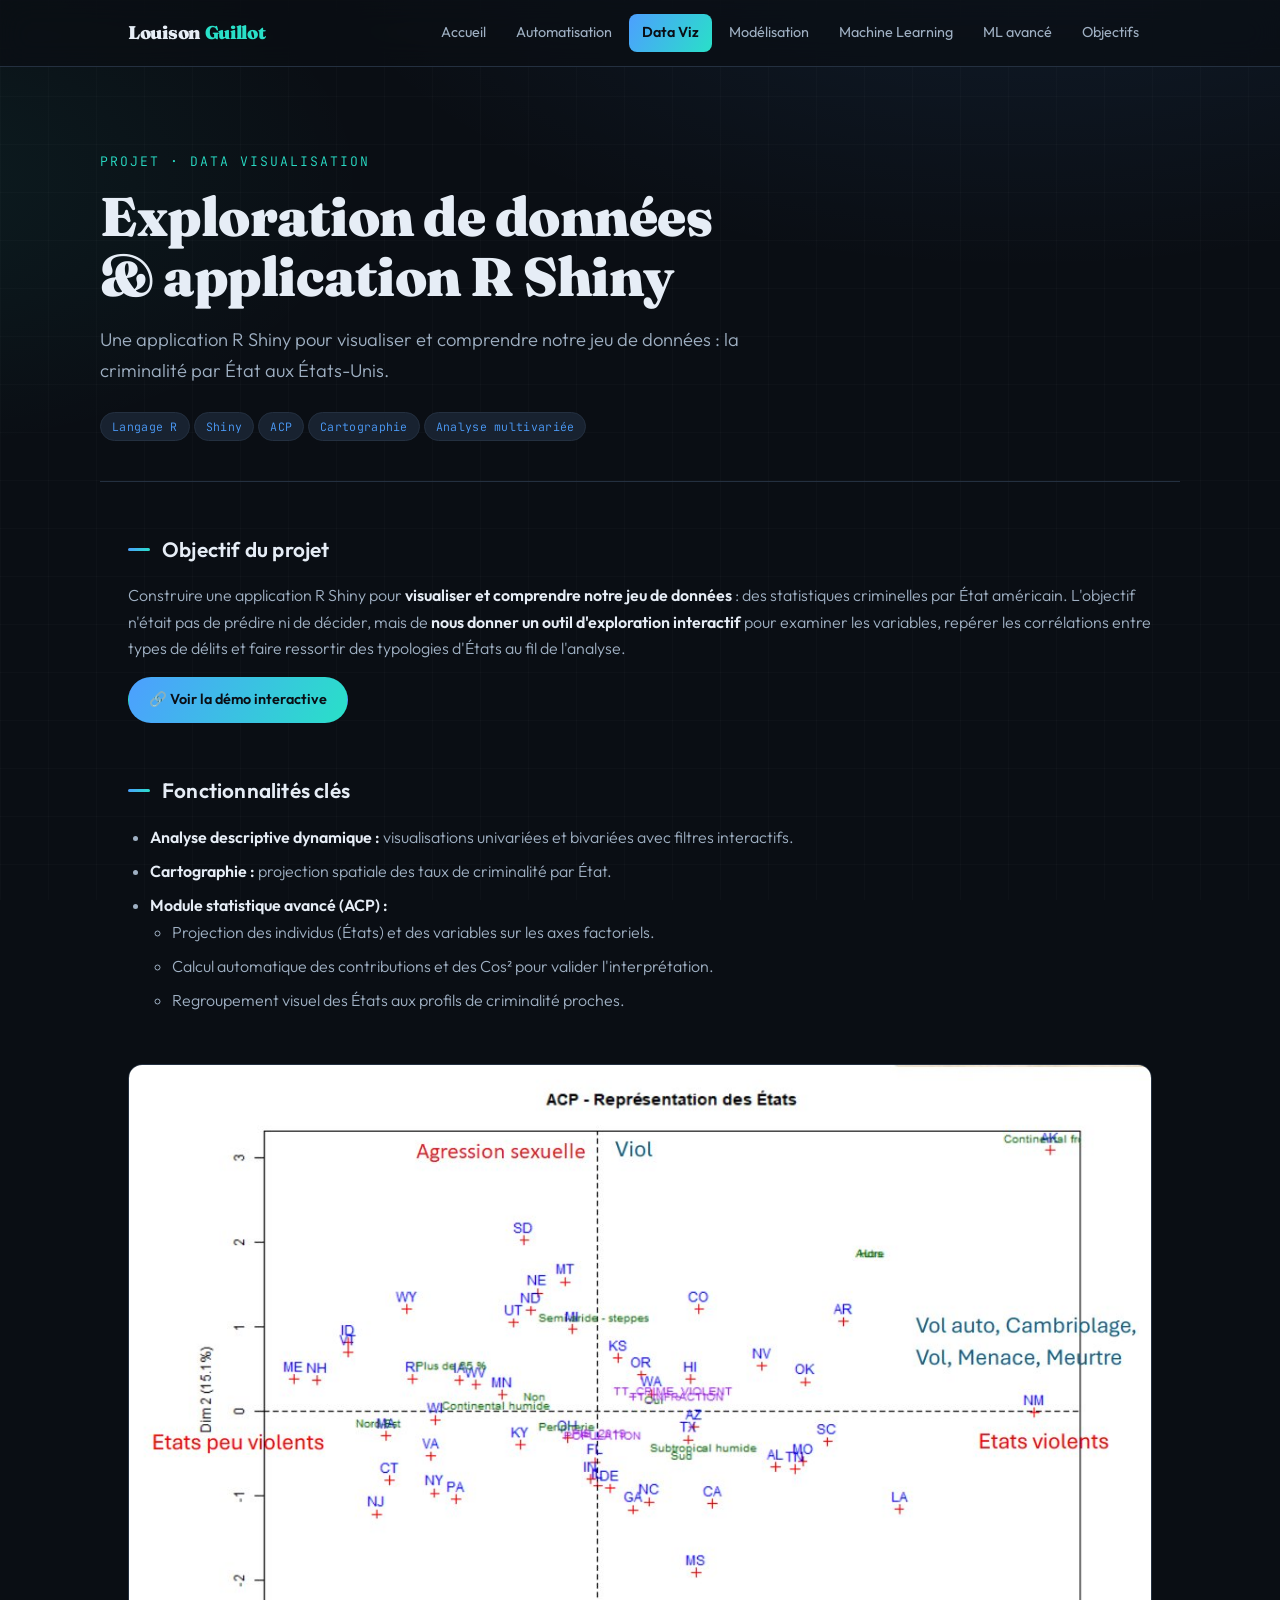
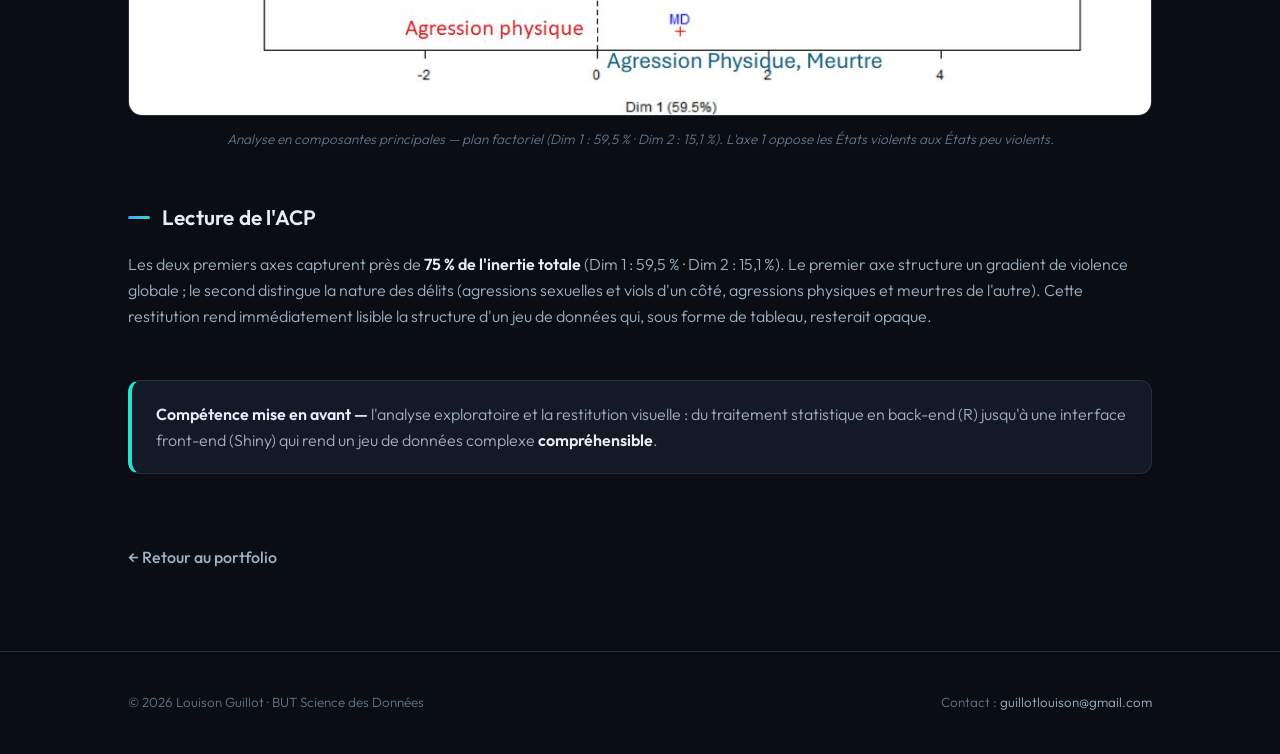
<file: sae-acp.html>
<!DOCTYPE html>
<html lang="fr">
<head>
  <meta charset="UTF-8">
  <meta name="viewport" content="width=device-width, initial-scale=1">
  <title>Analyse R Shiny · Louison Guillot</title>
  <link rel="stylesheet" href="style.css">
</head>
<body>

  <nav class="nav">
    <div class="nav-inner">
      <div class="brand">Louison <span>Guillot</span></div>
      <div class="nav-links">
        <a href="index.html">Accueil</a>
        <a href="stage-acdc.html">Automatisation</a>
        <a href="sae-acp.html" class="active">Data Viz</a>
        <a href="projet-ozone.html">Modélisation</a>
        <a href="projet-scoring.html">Machine Learning</a>
        <a href="projet-boosting.html">ML avancé</a>
        <a href="objectifs.html">Objectifs</a>
      </div>
    </div>
  </nav>

  <header class="proj-hero wrap">
    <span class="kicker reveal">Projet · Data Visualisation</span>
    <h1 class="reveal">Exploration de données<br>& application R Shiny</h1>
    <p class="sub reveal">Une application R Shiny pour visualiser et comprendre notre jeu de données : la criminalité par État aux États-Unis.</p>
    <div class="tags reveal">
      <span class="tag">Langage R</span><span class="tag">Shiny</span><span class="tag">ACP</span><span class="tag">Cartographie</span><span class="tag">Analyse multivariée</span>
    </div>
  </header>

  <main class="wrap">

    <section class="block reveal">
      <h4>Objectif du projet</h4>
      <p>
        Construire une application R Shiny pour <strong>visualiser et comprendre notre jeu de données</strong> :
        des statistiques criminelles par État américain. L'objectif n'était pas de prédire ni de décider, mais de
        <strong>nous donner un outil d'exploration interactif</strong> pour examiner les variables, repérer les corrélations
        entre types de délits et faire ressortir des typologies d'États au fil de l'analyse.
      </p>
      <p style="margin-top:14px">
        <a href="https://louisonguillot.shinyapps.io/apli/" target="_blank" class="btn btn-primary" style="font-size:.9rem;padding:10px 20px">🔗 Voir la démo interactive</a>
      </p>
    </section>

    <section class="block reveal">
      <h4>Fonctionnalités clés</h4>
      <ul>
        <li><strong>Analyse descriptive dynamique :</strong> visualisations univariées et bivariées avec filtres interactifs.</li>
        <li><strong>Cartographie :</strong> projection spatiale des taux de criminalité par État.</li>
        <li><strong>Module statistique avancé (ACP) :</strong>
          <ul>
            <li>Projection des individus (États) et des variables sur les axes factoriels.</li>
            <li>Calcul automatique des contributions et des Cos² pour valider l'interprétation.</li>
            <li>Regroupement visuel des États aux profils de criminalité proches.</li>
          </ul>
        </li>
      </ul>
    </section>

    <section class="block reveal">
      <figure>
        <img src="Capture.PNG" alt="Plan factoriel de l'ACP — représentation des États">
        <figcaption>Analyse en composantes principales — plan factoriel (Dim 1 : 59,5 % · Dim 2 : 15,1 %). L'axe 1 oppose les États violents aux États peu violents.</figcaption>
      </figure>
    </section>

    <section class="block reveal">
      <h4>Lecture de l'ACP</h4>
      <p>
        Les deux premiers axes capturent près de <strong>75 % de l'inertie totale</strong> (Dim 1 : 59,5 % · Dim 2 : 15,1 %).
        Le premier axe structure un gradient de violence globale ; le second distingue la nature des délits (agressions
        sexuelles et viols d'un côté, agressions physiques et meurtres de l'autre). Cette restitution rend immédiatement
        lisible la structure d'un jeu de données qui, sous forme de tableau, resterait opaque.
      </p>
    </section>

    <section class="block reveal">
      <div class="callout">
        <p><strong>Compétence mise en avant —</strong> l'analyse exploratoire et la restitution visuelle :
        du traitement statistique en back-end (R) jusqu'à une interface front-end (Shiny) qui rend
        un jeu de données complexe <strong>compréhensible</strong>.</p>
      </div>
    </section>

    <a href="index.html" class="backlink reveal">← Retour au portfolio</a>
  </main>

  <footer class="footer">
    <div class="wrap footer-inner">
      <small>© 2026 Louison Guillot · BUT Science des Données</small>
      <small>Contact : <a href="mailto:guillotlouison@gmail.com">guillotlouison@gmail.com</a></small>
    </div>
  </footer>

  <script src="main.js"></script>
</body>
</html>
</file>
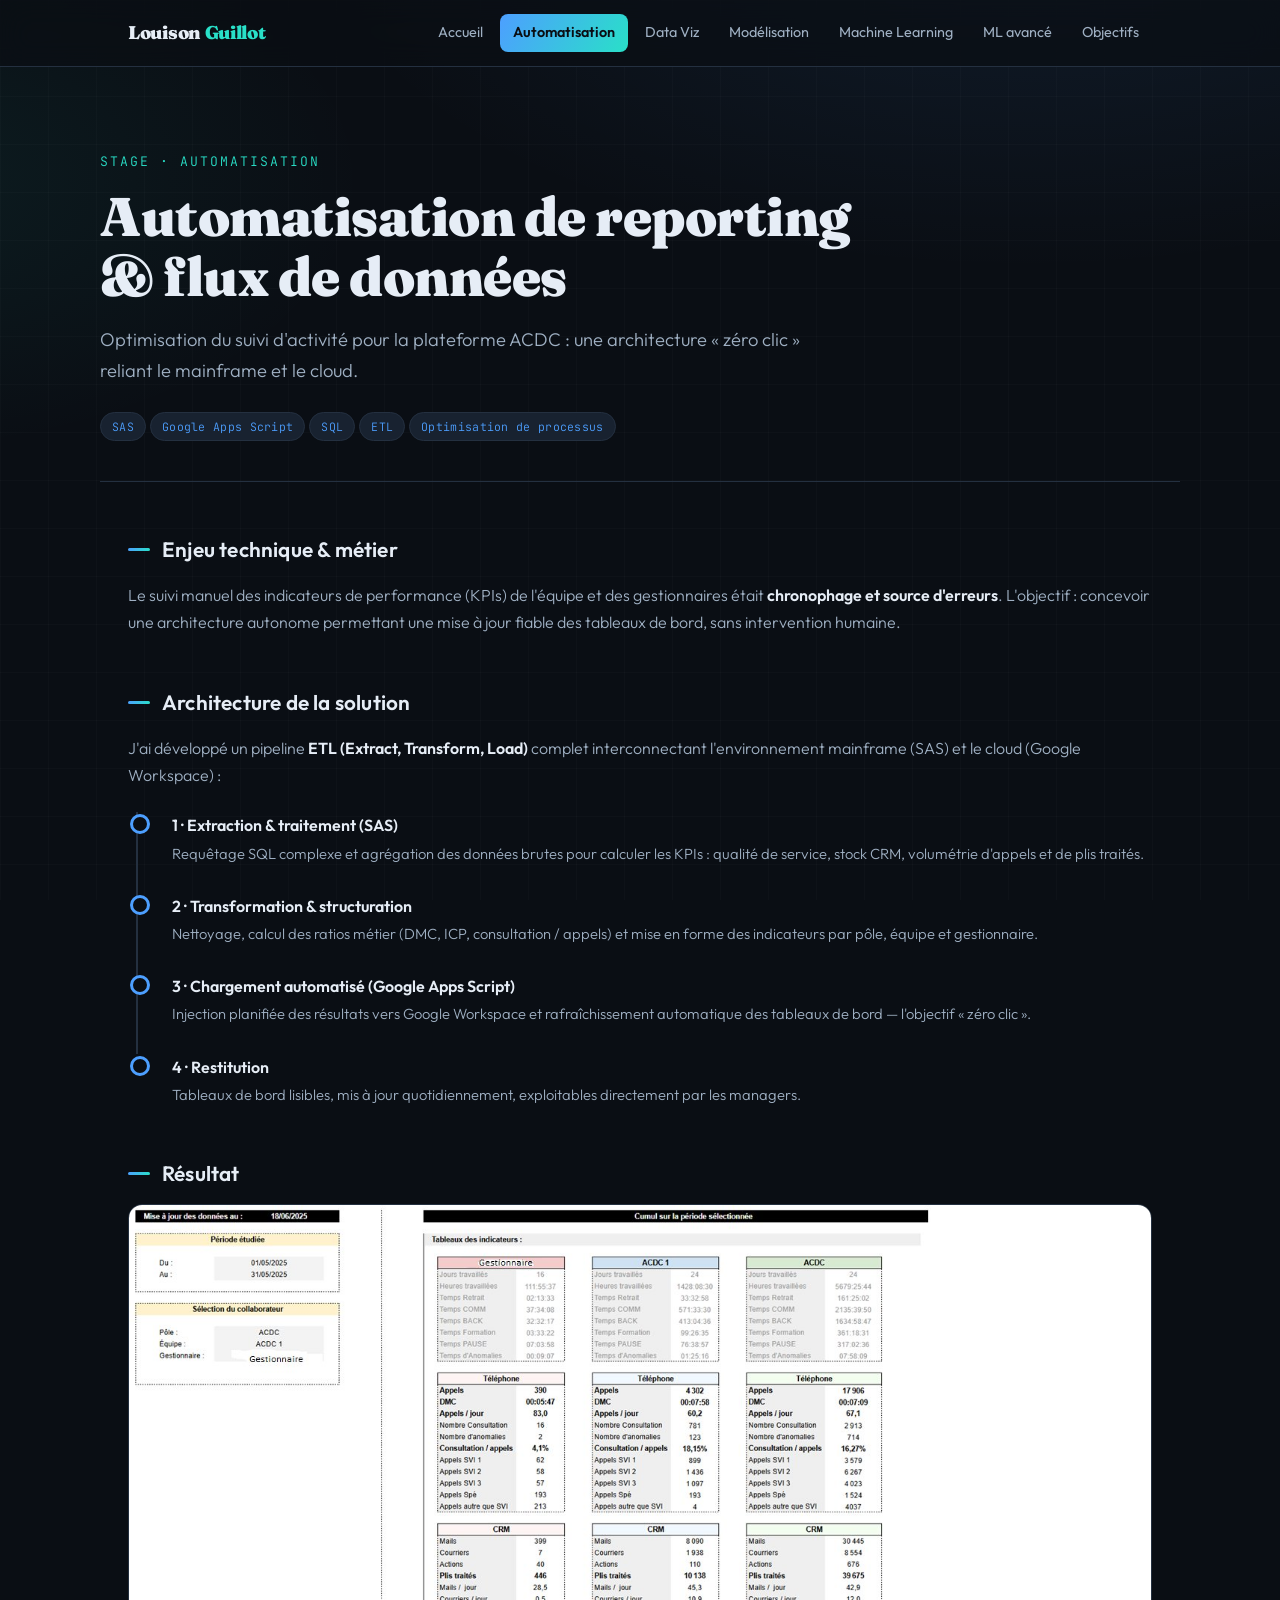
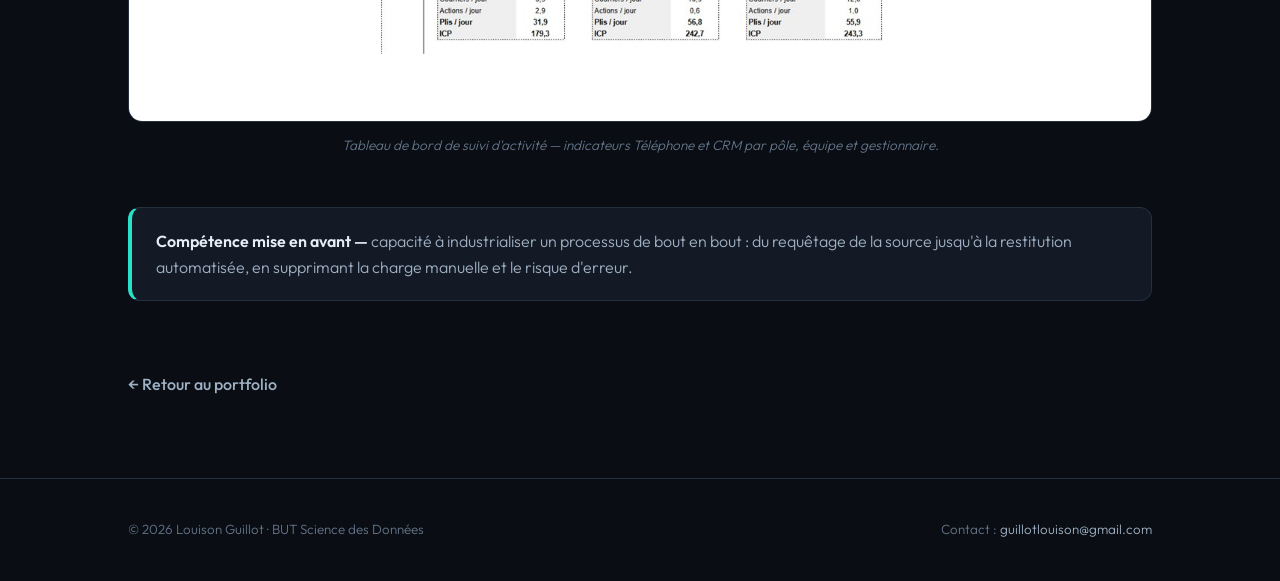
<file: stage-acdc.html>
<!DOCTYPE html>
<html lang="fr">
<head>
  <meta charset="UTF-8">
  <meta name="viewport" content="width=device-width, initial-scale=1">
  <title>Automatisation Reporting · Louison Guillot</title>
  <link rel="stylesheet" href="style.css">
</head>
<body>

  <nav class="nav">
    <div class="nav-inner">
      <div class="brand">Louison <span>Guillot</span></div>
      <div class="nav-links">
        <a href="index.html">Accueil</a>
        <a href="stage-acdc.html" class="active">Automatisation</a>
        <a href="sae-acp.html">Data Viz</a>
        <a href="projet-ozone.html">Modélisation</a>
        <a href="projet-scoring.html">Machine Learning</a>
        <a href="projet-boosting.html">ML avancé</a>
        <a href="objectifs.html">Objectifs</a>
      </div>
    </div>
  </nav>

  <header class="proj-hero wrap">
    <span class="kicker reveal">Stage · Automatisation</span>
    <h1 class="reveal">Automatisation de reporting<br>& flux de données</h1>
    <p class="sub reveal">Optimisation du suivi d'activité pour la plateforme ACDC : une architecture « zéro clic » reliant le mainframe et le cloud.</p>
    <div class="tags reveal">
      <span class="tag">SAS</span><span class="tag">Google Apps Script</span><span class="tag">SQL</span><span class="tag">ETL</span><span class="tag">Optimisation de processus</span>
    </div>
  </header>

  <main class="wrap">

    <section class="block reveal">
      <h4>Enjeu technique & métier</h4>
      <p>
        Le suivi manuel des indicateurs de performance (KPIs) de l'équipe et des gestionnaires était
        <strong>chronophage et source d'erreurs</strong>. L'objectif : concevoir une architecture autonome
        permettant une mise à jour fiable des tableaux de bord, sans intervention humaine.
      </p>
    </section>

    <section class="block reveal">
      <h4>Architecture de la solution</h4>
      <p>J'ai développé un pipeline <strong>ETL (Extract, Transform, Load)</strong> complet interconnectant l'environnement mainframe (SAS) et le cloud (Google Workspace) :</p>
      <div class="steps" style="margin-top:24px">
        <div class="step">
          <span class="st">1 · Extraction & traitement (SAS)</span>
          <small>Requêtage SQL complexe et agrégation des données brutes pour calculer les KPIs : qualité de service, stock CRM, volumétrie d'appels et de plis traités.</small>
        </div>
        <div class="step">
          <span class="st">2 · Transformation & structuration</span>
          <small>Nettoyage, calcul des ratios métier (DMC, ICP, consultation / appels) et mise en forme des indicateurs par pôle, équipe et gestionnaire.</small>
        </div>
        <div class="step">
          <span class="st">3 · Chargement automatisé (Google Apps Script)</span>
          <small>Injection planifiée des résultats vers Google Workspace et rafraîchissement automatique des tableaux de bord — l'objectif « zéro clic ».</small>
        </div>
        <div class="step">
          <span class="st">4 · Restitution</span>
          <small>Tableaux de bord lisibles, mis à jour quotidiennement, exploitables directement par les managers.</small>
        </div>
      </div>
    </section>

    <section class="block reveal">
      <h4>Résultat</h4>
      <figure>
        <img src="suivi.png" alt="Tableau de bord de suivi d'activité ACDC">
        <figcaption>Tableau de bord de suivi d'activité — indicateurs Téléphone et CRM par pôle, équipe et gestionnaire.</figcaption>
      </figure>
    </section>

    <section class="block reveal">
      <div class="callout">
        <p><strong>Compétence mise en avant —</strong> capacité à industrialiser un processus de bout en bout : du requêtage de la source jusqu'à la restitution automatisée, en supprimant la charge manuelle et le risque d'erreur.</p>
      </div>
    </section>

    <a href="index.html" class="backlink reveal">← Retour au portfolio</a>
  </main>

  <footer class="footer">
    <div class="wrap footer-inner">
      <small>© 2026 Louison Guillot · BUT Science des Données</small>
      <small>Contact : <a href="mailto:guillotlouison@gmail.com">guillotlouison@gmail.com</a></small>
    </div>
  </footer>

  <script src="main.js"></script>
</body>
</html>
</file>
<file: style.css>
/* =========================================================
   PORTFOLIO — Louison Guillot · BUT Science des Données
   Thème : encre profonde, accents cyan/azur, sérif éditorial
   ========================================================= */

@import url('https://fonts.googleapis.com/css2?family=Fraunces:ital,opsz,wght@0,9..144,400;0,9..144,600;0,9..144,900;1,9..144,400&family=Outfit:wght@300;400;500;600;700&family=JetBrains+Mono:wght@400;500&display=swap');

:root {
  --bg:        #0a0e14;
  --bg-soft:   #0f141d;
  --panel:     #131a25;
  --panel-2:   #182230;
  --line:      #243040;
  --ink:       #e6edf6;
  --ink-soft:  #9fb0c3;
  --ink-dim:   #647488;
  --azur:      #4d9fff;
  --cyan:      #29e0c8;
  --gold:      #f5c451;
  --rose:      #ff6b81;
  --grad: linear-gradient(120deg, var(--azur), var(--cyan));
  --shadow: 0 24px 60px -28px rgba(0,0,0,.85);
  --radius: 18px;
}

* { box-sizing: border-box; }

html { scroll-behavior: smooth; }

body {
  margin: 0;
  font-family: 'Outfit', sans-serif;
  font-weight: 300;
  color: var(--ink-soft);
  background:
    radial-gradient(1200px 600px at 80% -10%, rgba(77,159,255,.10), transparent 60%),
    radial-gradient(900px 500px at -10% 20%, rgba(41,224,200,.07), transparent 55%),
    var(--bg);
  background-attachment: fixed;
  line-height: 1.65;
  -webkit-font-smoothing: antialiased;
  overflow-x: hidden;
}

/* subtle grid texture overlay */
body::before {
  content: "";
  position: fixed; inset: 0;
  background-image:
    linear-gradient(rgba(255,255,255,.018) 1px, transparent 1px),
    linear-gradient(90deg, rgba(255,255,255,.018) 1px, transparent 1px);
  background-size: 48px 48px;
  pointer-events: none;
  z-index: 0;
}

h1, h2, h3 { font-family: 'Fraunces', serif; color: var(--ink); line-height: 1.1; font-weight: 600; }
h1 { font-weight: 900; letter-spacing: -.5px; }
h4, h5 { font-family: 'Outfit', sans-serif; color: var(--ink); font-weight: 600; letter-spacing: .2px; }

a { color: var(--azur); text-decoration: none; transition: color .2s; }
a:hover { color: var(--cyan); }

.wrap { max-width: 1080px; margin: 0 auto; padding: 0 28px; position: relative; z-index: 1; }

/* ---------- NAV ---------- */
.nav {
  position: sticky; top: 0; z-index: 50;
  backdrop-filter: blur(14px);
  background: rgba(10,14,20,.72);
  border-bottom: 1px solid var(--line);
}
.nav-inner {
  max-width: 1080px; margin: 0 auto; padding: 14px 28px;
  display: flex; align-items: center; justify-content: space-between; gap: 20px;
  flex-wrap: wrap;
}
.brand { font-family: 'Fraunces', serif; font-weight: 900; font-size: 1.15rem; color: var(--ink); letter-spacing: -.3px; }
.brand span { color: var(--cyan); }
.nav-links { display: flex; gap: 4px; flex-wrap: wrap; }
.nav-links a {
  color: var(--ink-soft); font-size: .9rem; font-weight: 400;
  padding: 7px 13px; border-radius: 8px; transition: all .2s;
}
.nav-links a:hover { color: var(--ink); background: var(--panel-2); }
.nav-links a.active { color: var(--bg); background: var(--grad); font-weight: 600; }

/* ---------- HERO ---------- */
.hero { padding: 110px 0 70px; text-align: center; }
.eyebrow {
  display: inline-block; font-family: 'JetBrains Mono', monospace; font-size: .78rem;
  letter-spacing: 2px; text-transform: uppercase; color: var(--cyan);
  border: 1px solid var(--line); border-radius: 50px; padding: 6px 16px; margin-bottom: 26px;
  background: var(--panel);
}
.hero h1 { font-size: clamp(2.6rem, 7vw, 5rem); margin: 0 0 18px; }
.hero h1 .accent { background: var(--grad); -webkit-background-clip: text; background-clip: text; color: transparent; }
.hero .lead { font-size: clamp(1.05rem, 2.2vw, 1.35rem); color: var(--ink-soft); max-width: 640px; margin: 0 auto 30px; }
.hero-tags { display: flex; gap: 10px; justify-content: center; flex-wrap: wrap; }

/* ---------- BUTTONS ---------- */
.btn {
  display: inline-flex; align-items: center; gap: 8px;
  font-family: 'Outfit', sans-serif; font-weight: 600; font-size: .95rem;
  padding: 12px 24px; border-radius: 50px; cursor: pointer; transition: all .25s;
  border: 1px solid transparent;
}
.btn-primary { background: var(--grad); color: var(--bg); }
.btn-primary:hover { transform: translateY(-2px); box-shadow: 0 12px 30px -12px rgba(77,159,255,.6); color: var(--bg); }
.btn-ghost { border-color: var(--line); color: var(--ink); background: var(--panel); }
.btn-ghost:hover { border-color: var(--azur); color: var(--cyan); transform: translateY(-2px); }

/* ---------- SECTION TITLES ---------- */
.section { padding: 64px 0; }
.section-label {
  font-family: 'JetBrains Mono', monospace; font-size: .8rem; letter-spacing: 2px;
  text-transform: uppercase; color: var(--cyan); margin-bottom: 8px;
}
.section h2 { font-size: clamp(1.8rem, 4vw, 2.6rem); margin: 0 0 8px; }
.section-sub { color: var(--ink-soft); max-width: 620px; margin-bottom: 38px; }

/* ---------- PROJECT GRID ---------- */
.proj-grid { display: grid; grid-template-columns: repeat(auto-fit, minmax(290px, 1fr)); gap: 22px; }
.card {
  position: relative; display: block;
  background: linear-gradient(180deg, var(--panel), var(--bg-soft));
  border: 1px solid var(--line); border-radius: var(--radius); padding: 28px;
  transition: transform .3s cubic-bezier(.2,.8,.2,1), border-color .3s, box-shadow .3s;
  overflow: hidden;
}
.card::after {
  content: ""; position: absolute; inset: 0; border-radius: var(--radius);
  background: radial-gradient(400px 200px at var(--mx,50%) 0%, rgba(77,159,255,.12), transparent 70%);
  opacity: 0; transition: opacity .3s; pointer-events: none;
}
.card:hover { transform: translateY(-6px); border-color: var(--azur); box-shadow: var(--shadow); }
.card:hover::after { opacity: 1; }
.card .num { font-family: 'JetBrains Mono', monospace; font-size: .8rem; color: var(--ink-dim); }
.card h3 { font-size: 1.4rem; margin: 10px 0 6px; color: var(--ink); }
.card .role { color: var(--cyan); font-size: .88rem; font-weight: 500; margin-bottom: 12px; font-family: 'Outfit'; }
.card p { font-size: .95rem; color: var(--ink-soft); margin: 0 0 16px; }
.card .arrow { font-family: 'Outfit'; font-weight: 600; color: var(--azur); font-size: .9rem; transition: gap .2s; display: inline-flex; gap: 6px; }
.card:hover .arrow { color: var(--cyan); }

/* ---------- TAGS ---------- */
.tag {
  display: inline-block; font-family: 'JetBrains Mono', monospace; font-size: .72rem;
  color: var(--azur); background: var(--panel-2); border: 1px solid var(--line);
  padding: 4px 11px; border-radius: 50px; margin: 4px 4px 0 0; letter-spacing: .3px;
}

/* ---------- PROJECT PAGE ---------- */
.proj-hero { padding: 80px 0 40px; border-bottom: 1px solid var(--line); margin-bottom: 50px; }
.proj-hero .kicker { font-family: 'JetBrains Mono', monospace; color: var(--cyan); font-size: .82rem; letter-spacing: 2px; text-transform: uppercase; }
.proj-hero h1 { font-size: clamp(2rem, 5vw, 3.4rem); margin: 14px 0 12px; }
.proj-hero .sub { font-size: 1.15rem; color: var(--ink-soft); max-width: 720px; }
.proj-hero .tags { margin-top: 22px; }

.block { margin-bottom: 50px; }
.block h4 { font-size: 1.3rem; margin: 0 0 14px; display: flex; align-items: center; gap: 12px; }
.block h4::before { content: ""; width: 22px; height: 3px; border-radius: 3px; background: var(--grad); }
.block p, .block li { color: var(--ink-soft); }
.block ul { padding-left: 22px; }
.block li { margin-bottom: 8px; }
.block strong { color: var(--ink); font-weight: 600; }

.two-col { display: grid; grid-template-columns: 1fr 1fr; gap: 40px; align-items: center; }
@media (max-width: 760px){ .two-col { grid-template-columns: 1fr; gap: 28px; } }

/* stats */
.stats { display: grid; grid-template-columns: repeat(auto-fit, minmax(150px,1fr)); gap: 16px; margin: 8px 0 40px; }
.stat {
  background: linear-gradient(180deg, var(--panel), var(--bg-soft));
  border: 1px solid var(--line); border-radius: 14px; padding: 24px 18px; text-align: center;
}
.stat .n { font-family: 'Fraunces', serif; font-weight: 900; font-size: 2.3rem; background: var(--grad); -webkit-background-clip: text; background-clip: text; color: transparent; display: block; }
.stat .l { font-size: .78rem; text-transform: uppercase; letter-spacing: 1px; color: var(--ink-dim); margin-top: 4px; }

/* process steps */
.steps { position: relative; padding-left: 8px; }
.step { position: relative; padding: 0 0 28px 34px; border-left: 2px solid var(--line); }
.step:last-child { border-left-color: transparent; padding-bottom: 0; }
.step::before {
  content: ""; position: absolute; left: -8px; top: 2px; width: 14px; height: 14px;
  border-radius: 50%; background: var(--bg); border: 3px solid var(--azur);
}
.step .st { color: var(--ink); font-weight: 600; font-family: 'Outfit'; display: block; margin-bottom: 4px; }
.step small { color: var(--ink-soft); font-size: .92rem; line-height: 1.5; display: block; }

/* figure */
figure { margin: 0; }
figure img { width: 100%; height: auto; border-radius: 14px; border: 1px solid var(--line); display: block; }
figcaption { color: var(--ink-dim); font-size: .85rem; margin-top: 12px; text-align: center; font-style: italic; }

/* segmentation / risk cards */
.seg { background: linear-gradient(135deg, var(--panel-2), var(--bg-soft)); border: 1px solid var(--line); border-radius: var(--radius); padding: 32px; }
.risks { display: grid; grid-template-columns: repeat(auto-fit, minmax(180px,1fr)); gap: 16px; margin-top: 22px; }
.risk { background: var(--bg-soft); border-radius: 12px; padding: 18px; border-left: 4px solid; }
.risk.r-urgent { border-color: var(--rose); }
.risk.r-watch  { border-color: var(--gold); }
.risk.r-safe   { border-color: var(--cyan); }
.risk b { color: var(--ink); display: block; margin-bottom: 4px; }
.risk .sc { font-family: 'JetBrains Mono', monospace; color: var(--ink-soft); font-size: .9rem; }
.risk small { color: var(--ink-dim); display: block; margin-top: 6px; }

/* callout */
.callout { background: var(--panel); border: 1px solid var(--line); border-left: 4px solid var(--cyan); border-radius: 12px; padding: 20px 24px; margin: 24px 0; }
.callout p { margin: 0; }

code { font-family: 'JetBrains Mono', monospace; font-size: .85em; background: var(--panel-2); border: 1px solid var(--line); border-radius: 5px; padding: 2px 6px; color: var(--cyan); }

/* skills list (objectifs) */
.skill-rows { display: grid; gap: 14px; }
.skill-row { background: var(--panel); border: 1px solid var(--line); border-radius: 12px; padding: 18px 22px; display: flex; gap: 16px; align-items: flex-start; }
.skill-row .ic { font-family: 'Fraunces'; font-weight: 900; color: var(--cyan); font-size: 1.4rem; line-height: 1; min-width: 28px; }
.skill-row b { color: var(--ink); }

/* timeline objectifs */
.goals { display: grid; grid-template-columns: repeat(auto-fit, minmax(240px,1fr)); gap: 18px; }
.goal { background: linear-gradient(180deg, var(--panel), var(--bg-soft)); border: 1px solid var(--line); border-radius: var(--radius); padding: 26px; }
.goal .yr { font-family: 'JetBrains Mono', monospace; color: var(--gold); font-size: .85rem; letter-spacing: 1px; }
.goal h4 { margin: 8px 0 8px; }
.goal p { color: var(--ink-soft); font-size: .92rem; margin: 0; }

/* back link */
.backlink { display: inline-flex; align-items: center; gap: 8px; margin-top: 20px; color: var(--ink-soft); font-weight: 500; }
.backlink:hover { color: var(--cyan); }

/* ---------- FOOTER ---------- */
.footer { border-top: 1px solid var(--line); margin-top: 80px; padding: 40px 0; }
.footer-inner { display: flex; justify-content: space-between; align-items: center; flex-wrap: wrap; gap: 16px; }
.footer small { color: var(--ink-dim); }
.footer a { color: var(--ink-soft); }
.footer a:hover { color: var(--cyan); }

/* ---------- REVEAL ANIMATION ---------- */
.reveal { opacity: 0; transform: translateY(26px); transition: opacity .7s ease, transform .7s cubic-bezier(.2,.8,.2,1); }
.reveal.in { opacity: 1; transform: none; }

@media (prefers-reduced-motion: reduce) {
  .reveal { opacity: 1; transform: none; transition: none; }
  html { scroll-behavior: auto; }
}
</file>
